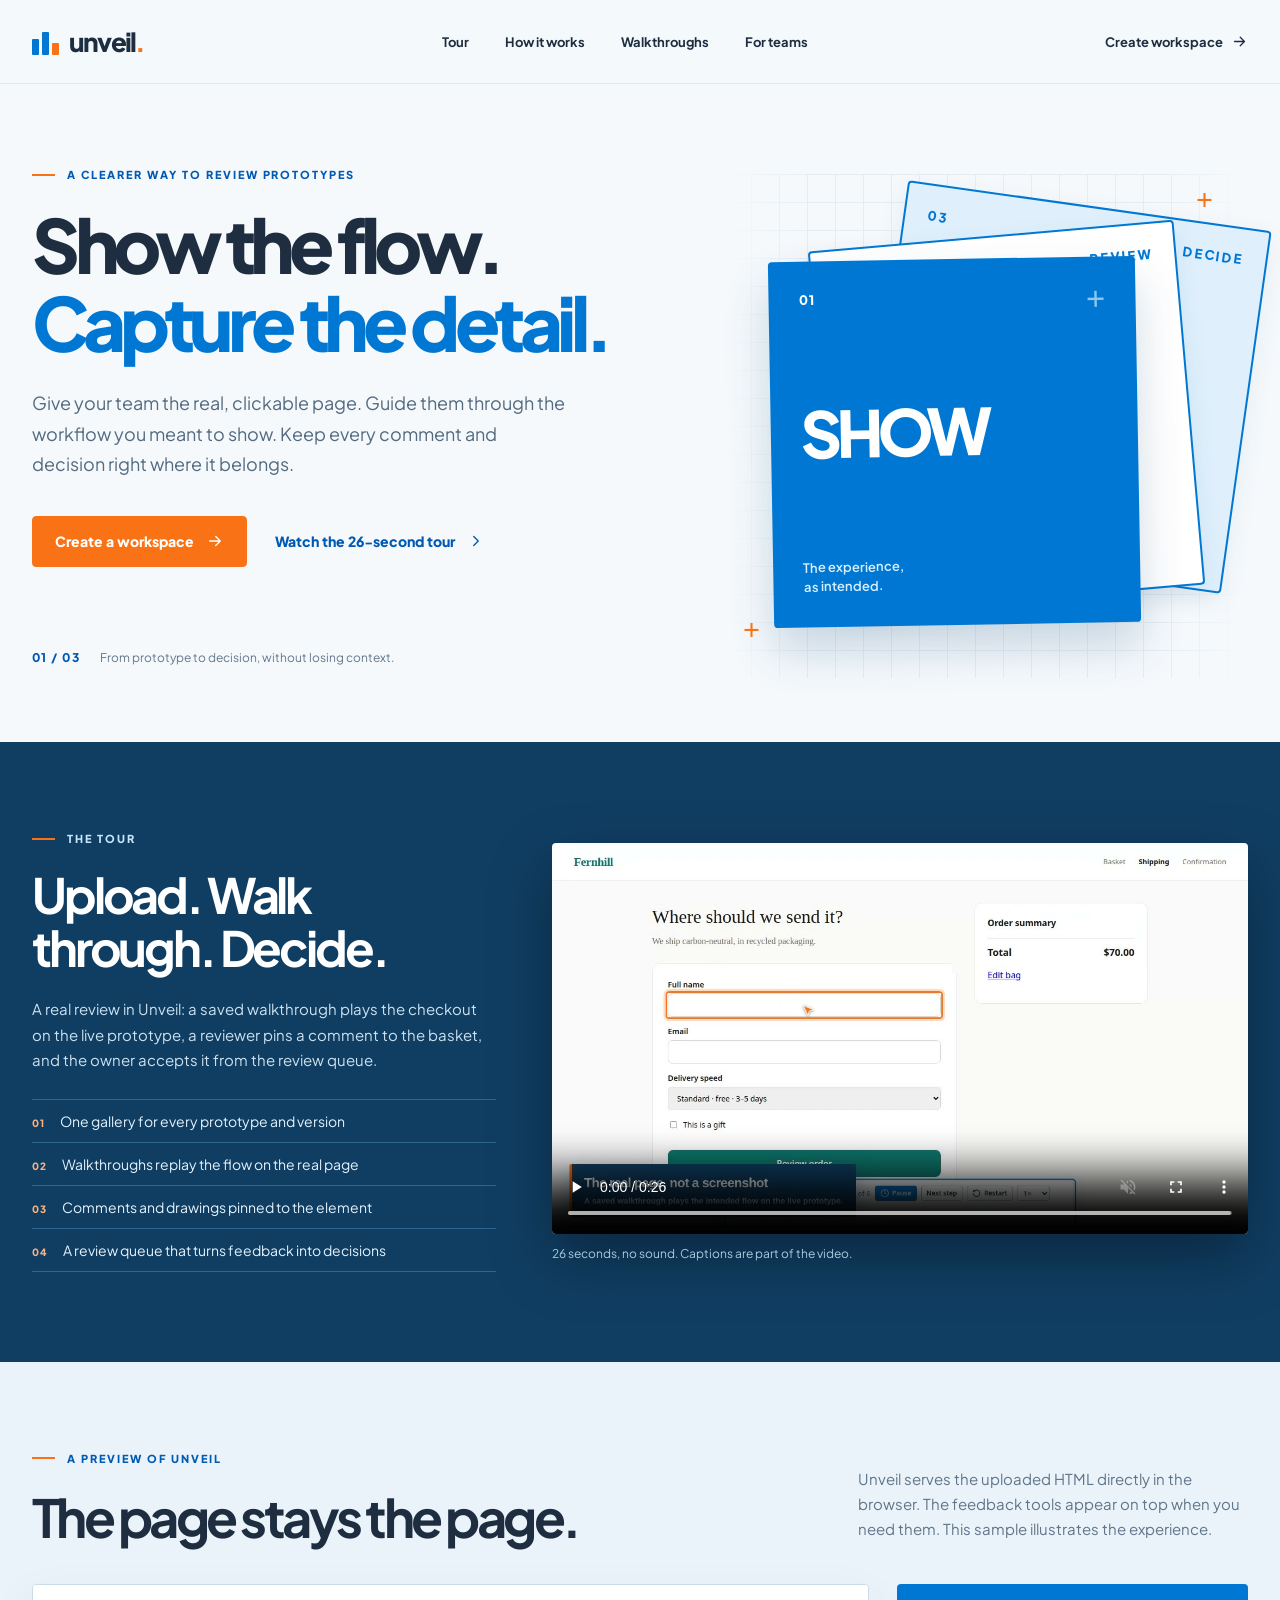
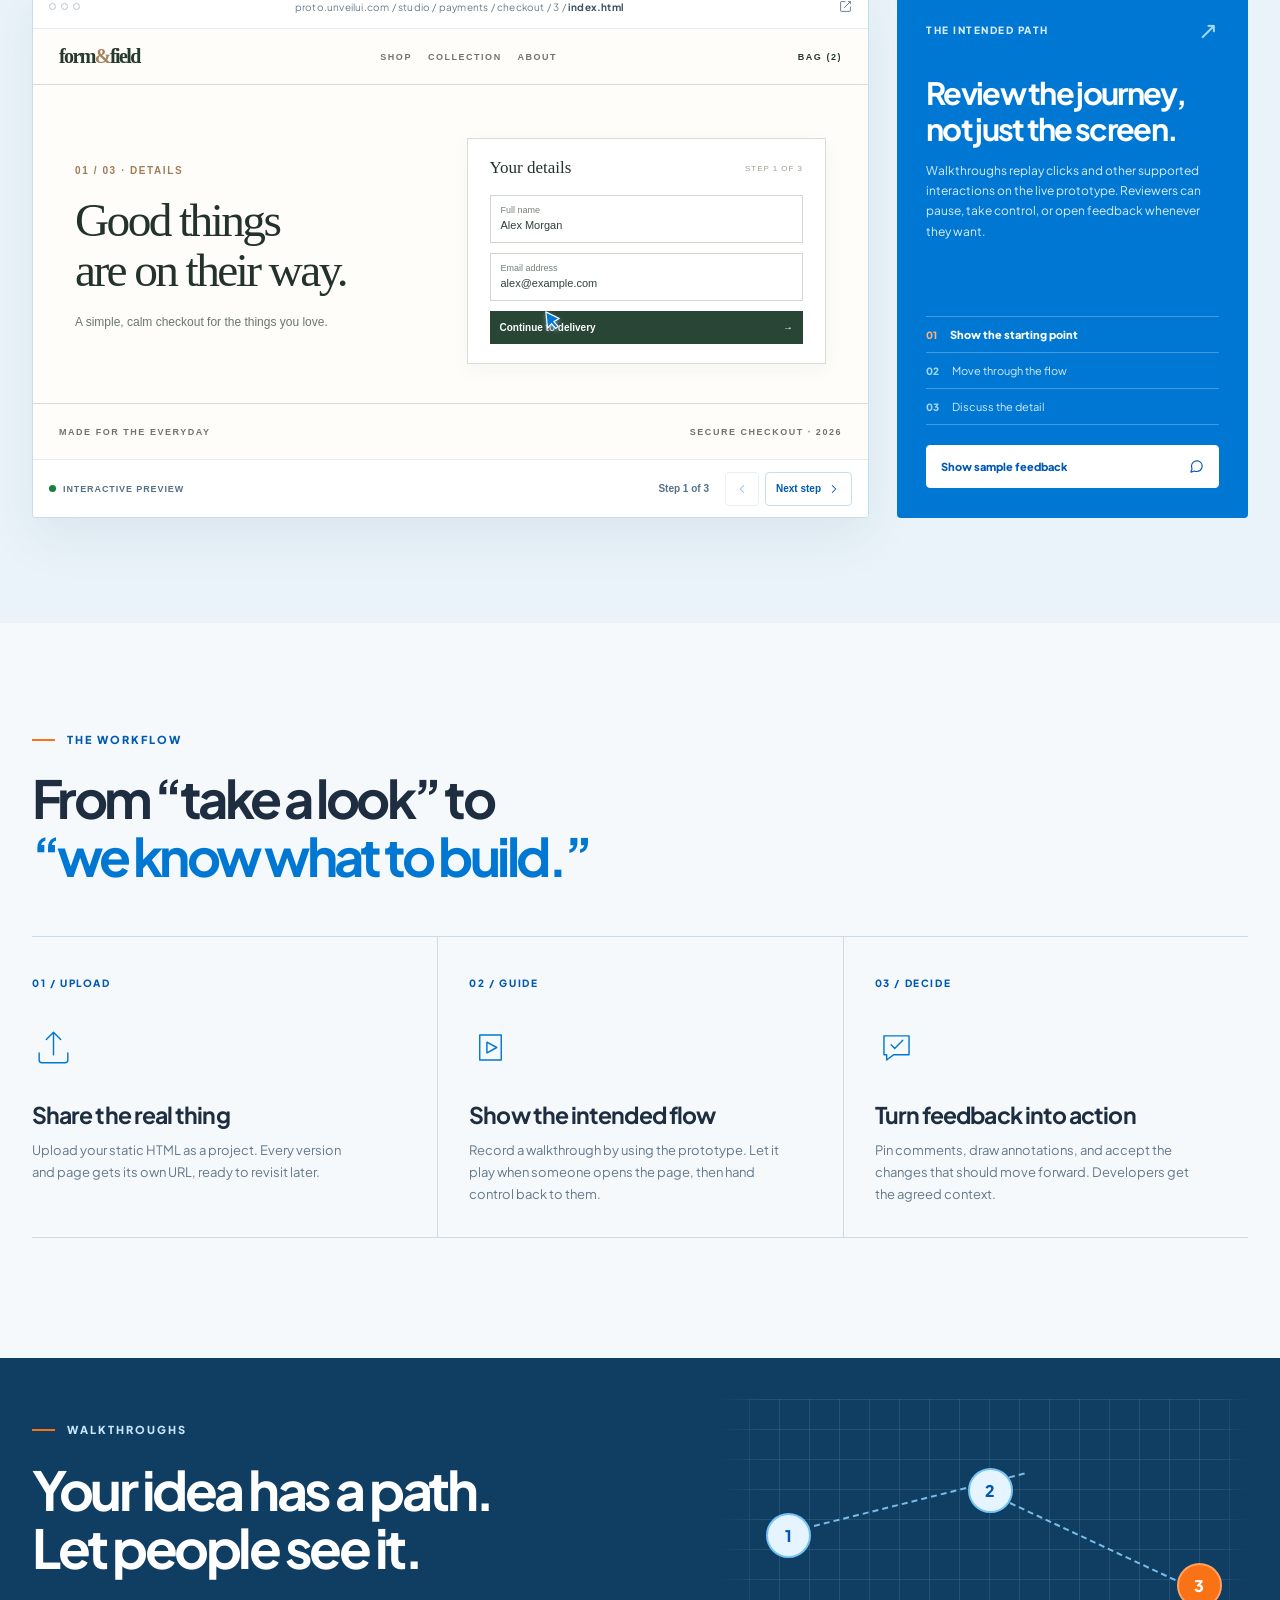
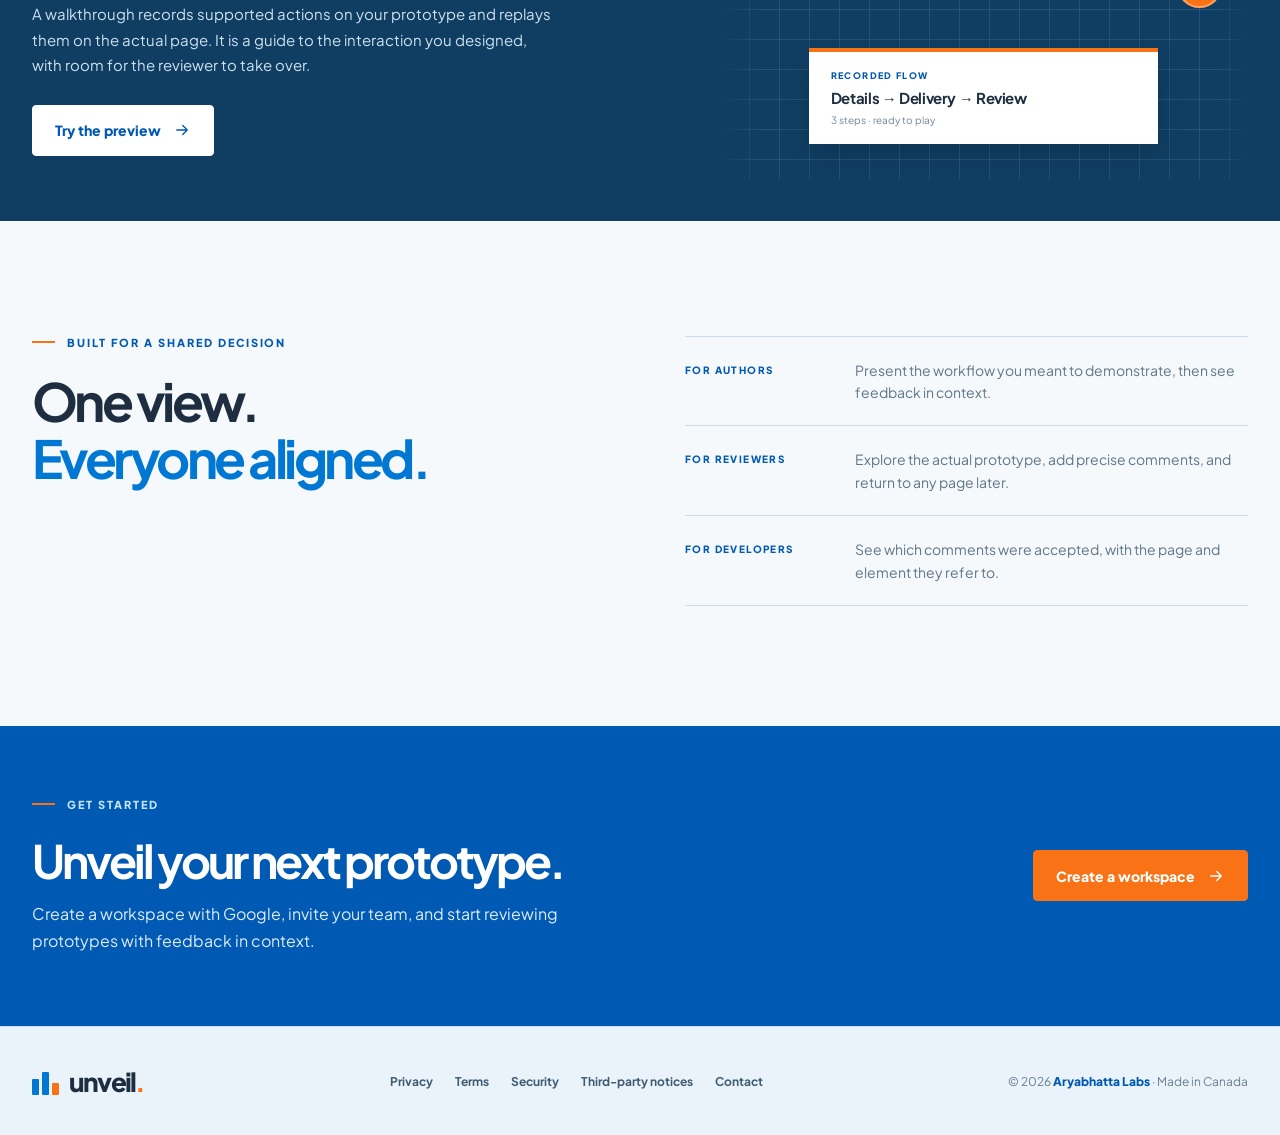
<file: public/index.html>
<!doctype html>
<html lang="en">
<head>
  <meta charset="utf-8">
  <meta name="viewport" content="width=device-width, initial-scale=1">
  <meta name="theme-color" content="#f5f9fc">
  <meta name="description" content="Unveil gives interactive UI prototypes a place for precise feedback, guided walkthroughs, and clear decisions.">
  <title>Unveil — show the flow, capture the detail</title>
  <link rel="canonical" href="https://www.unveilui.com/">
  <meta property="og:type" content="website">
  <meta property="og:title" content="Unveil — show the flow, capture the detail">
  <meta property="og:description" content="Share the real, clickable prototype. Replay the intended flow. Pin feedback to the exact element and decide what moves forward.">
  <meta property="og:url" content="https://www.unveilui.com/">
  <meta property="og:image" content="https://www.unveilui.com/assets/unveil-launch-poster.jpg">
  <meta property="og:video" content="https://www.unveilui.com/assets/unveil-launch.mp4">
  <link rel="stylesheet" href="styles.css">
  <script src="site.js" defer></script>
</head>
<body>
  <a class="skip-link" href="#main">Skip to content</a>
  <header class="site-header">
    <div class="shell header-inner">
      <a class="brand" href="#top" aria-label="Unveil home">
        <span class="brand-mark" aria-hidden="true"><span></span><span></span><span></span></span>
        <span>unveil<span class="brand-dot">.</span></span>
      </a>
      <nav class="site-nav" aria-label="Main navigation">
        <a href="#tour">Tour</a>
        <a href="#how-it-works">How it works</a>
        <a href="#walkthroughs">Walkthroughs</a>
        <a href="#for-teams">For teams</a>
      </nav>
      <a class="header-link" href="https://app.unveilui.com/signup">Create workspace <svg viewBox="0 0 24 24" aria-hidden="true"><path d="M5 12h14m-6-6 6 6-6 6"/></svg></a>
    </div>
  </header>

  <main id="main">
    <section class="hero shell" id="top" aria-labelledby="hero-title">
      <div class="hero-copy">
        <p class="eyebrow"><span class="eyebrow-line"></span> A clearer way to review prototypes</p>
        <h1 id="hero-title">Show the flow.<br><span>Capture the detail.</span></h1>
        <p class="hero-lede">Give your team the real, clickable page. Guide them through the workflow you meant to show. Keep every comment and decision right where it belongs.</p>
        <div class="hero-actions">
          <a class="button button-primary" href="https://app.unveilui.com/signup">Create a workspace <svg viewBox="0 0 24 24" aria-hidden="true"><path d="M5 12h14m-6-6 6 6-6 6"/></svg></a>
          <a class="button button-text" href="#tour">Watch the 26-second tour <svg viewBox="0 0 24 24" aria-hidden="true"><path d="m9 18 6-6-6-6"/></svg></a>
        </div>
        <div class="hero-footnote"><span class="footnote-mark" aria-hidden="true">01 / 03</span><span>From prototype to decision, without losing context.</span></div>
      </div>
      <div class="hero-visual" aria-hidden="true">
        <div class="visual-grid"></div>
        <div class="outline-card outline-back"><span>03</span><span>DECIDE</span></div>
        <div class="outline-card outline-mid"><span>02</span><span>REVIEW</span></div>
        <div class="outline-card outline-front">
          <span class="outline-top"><span>01</span><span class="little-plus">+</span></span>
          <span class="outline-word">SHOW</span>
          <span class="outline-bottom">The experience,<br>as intended.</span>
        </div>
        <div class="visual-cross visual-cross-one">+</div><div class="visual-cross visual-cross-two">+</div>
      </div>
    </section>

    <section class="tour-section" id="tour" aria-labelledby="tour-title">
      <div class="shell tour-inner">
        <div class="tour-copy">
          <p class="eyebrow light"><span class="eyebrow-line"></span> The tour</p>
          <h2 id="tour-title">Upload. Walk through. Decide.</h2>
          <p>A real review in Unveil: a saved walkthrough plays the checkout on the live prototype, a reviewer pins a comment to the basket, and the owner accepts it from the review queue.</p>
          <ul class="tour-points">
            <li><span>01</span> One gallery for every prototype and version</li>
            <li><span>02</span> Walkthroughs replay the flow on the real page</li>
            <li><span>03</span> Comments and drawings pinned to the element</li>
            <li><span>04</span> A review queue that turns feedback into decisions</li>
          </ul>
        </div>
        <figure class="tour-video">
          <video controls muted playsinline preload="metadata" poster="assets/unveil-launch-poster.jpg" aria-describedby="tour-caption">
            <source src="assets/unveil-launch.webm" type="video/webm">
            <source src="assets/unveil-launch.mp4" type="video/mp4">
            <a href="assets/unveil-launch.mp4">Download the Unveil tour (MP4, 26 seconds)</a>
          </video>
          <figcaption id="tour-caption">26 seconds, no sound. Captions are part of the video.</figcaption>
        </figure>
      </div>
    </section>

    <section class="preview-section" id="preview" aria-labelledby="preview-title">
      <div class="shell preview-heading">
        <div><p class="eyebrow"><span class="eyebrow-line"></span> A preview of Unveil</p><h2 id="preview-title">The page stays the page.</h2></div>
        <p>Unveil serves the uploaded HTML directly in the browser. The feedback tools appear on top when you need them. This sample illustrates the experience.</p>
      </div>
      <div class="shell preview-layout">
        <div class="preview-browser" aria-label="Interactive illustration of a reviewed prototype">
          <div class="browser-bar"><div class="browser-dots" aria-hidden="true"><i></i><i></i><i></i></div><span class="browser-url">proto.unveilui.com / studio / payments / checkout / 3 / <strong id="preview-path">index.html</strong></span><svg viewBox="0 0 24 24" aria-hidden="true"><path d="M17 3h4v4M10 14 21 3M21 13v7a1 1 0 0 1-1 1H4a1 1 0 0 1-1-1V4a1 1 0 0 1 1-1h7"/></svg></div>
          <div class="prototype" id="prototype">
            <div class="prototype-top"><div class="fake-logo">form<span>&amp;</span>field</div><span>SHOP&nbsp;&nbsp;&nbsp; COLLECTION&nbsp;&nbsp;&nbsp; ABOUT</span><span class="fake-cart">BAG (2)</span></div>
            <div class="prototype-content">
              <div class="prototype-intro"><span class="prototype-step" id="prototype-step">01 / 03 · DETAILS</span><h3 id="prototype-title">Good things<br>are on their way.</h3><p id="prototype-description">A simple, calm checkout for the things you love.</p></div>
              <div class="prototype-form">
                <div class="form-top"><span id="form-label">Your details</span><span id="form-count">STEP 1 OF 3</span></div>
                <div class="fake-field"><small id="field-one-label">Full name</small><span id="field-one-value">Alex Morgan</span></div>
                <div class="fake-field"><small id="field-two-label">Email address</small><span id="field-two-value">alex@example.com</span></div>
                <div class="fake-next" id="fake-next">Continue to delivery <span>→</span></div>
              </div>
            </div>
            <div class="prototype-bottom"><span>MADE FOR THE EVERYDAY</span><span>SECURE CHECKOUT · 2026</span></div>
            <div class="preview-pin" id="preview-pin" aria-label="Sample feedback pin">1</div>
            <div class="sample-comment" id="sample-comment"><span class="comment-label">Feedback · 1 comment</span><strong>Could we make the next step clearer?</strong><p>“Continue to delivery” gives this action a helpful destination.</p><span class="comment-author">Priya · Accepted</span></div>
            <div class="play-cursor" id="play-cursor" aria-hidden="true"><svg viewBox="0 0 24 24"><path d="m4 3 1.8 17 4.1-4.7 4.4 5 2.5-2.2-4.4-5L18 10 4 3Z"/></svg></div>
          </div>
          <div class="preview-toolbar"><span class="live-label"><span></span> INTERACTIVE PREVIEW</span><span class="preview-progress" id="preview-progress" aria-live="polite">Step 1 of 3</span><div class="preview-controls"><button type="button" class="icon-button" id="prev-step" aria-label="Previous walkthrough step" disabled><svg viewBox="0 0 24 24" aria-hidden="true"><path d="m15 18-6-6 6-6"/></svg></button><button type="button" class="control-button" id="next-step">Next step <svg viewBox="0 0 24 24" aria-hidden="true"><path d="m9 18 6-6-6-6"/></svg></button></div></div>
        </div>
        <div class="preview-aside">
          <span class="aside-index">THE INTENDED PATH <span>↗</span></span>
          <h3>Review the journey, not just the screen.</h3>
          <p>Walkthroughs replay clicks and other supported interactions on the live prototype. Reviewers can pause, take control, or open feedback whenever they want.</p>
          <ol class="step-list" id="step-list"><li class="current"><span>01</span> Show the starting point</li><li><span>02</span> Move through the flow</li><li><span>03</span> Discuss the detail</li></ol>
          <button class="aside-action" id="toggle-comment" type="button" aria-pressed="false">Show sample feedback <svg viewBox="0 0 24 24" aria-hidden="true"><path d="M21 11.5a8.4 8.4 0 0 1-.9 3.8 8.5 8.5 0 0 1-7.6 4.7 8.4 8.4 0 0 1-3.8-.9L3 21l1.9-5.7a8.4 8.4 0 0 1-.9-3.8A8.5 8.5 0 0 1 12.5 3H13a8.5 8.5 0 0 1 8 8v.5Z"/></svg></button>
        </div>
      </div>
    </section>

    <section class="process-section shell" id="how-it-works" aria-labelledby="process-title">
      <div class="section-head"><p class="eyebrow"><span class="eyebrow-line"></span> The workflow</p><h2 id="process-title">From “take a look” to<br><span>“we know what to build.”</span></h2></div>
      <div class="process-grid">
        <article class="process-card"><span class="card-number">01 / UPLOAD</span><svg viewBox="0 0 48 48" aria-hidden="true"><path d="M24 32V7m-8 8 8-8 8 8M8 30v8a3 3 0 0 0 3 3h26a3 3 0 0 0 3-3v-8"/></svg><h3>Share the real thing</h3><p>Upload your static HTML as a project. Every version and page gets its own URL, ready to revisit later.</p></article>
        <article class="process-card"><span class="card-number">02 / GUIDE</span><svg viewBox="0 0 48 48" aria-hidden="true"><path d="M12 10h24v28H12zM20 18l11 6-11 6V18Z"/></svg><h3>Show the intended flow</h3><p>Record a walkthrough by using the prototype. Let it play when someone opens the page, then hand control back to them.</p></article>
        <article class="process-card"><span class="card-number">03 / DECIDE</span><svg viewBox="0 0 48 48" aria-hidden="true"><path d="M10 11h28v21H21l-8 6v-6h-3V11ZM18 21l4 4 9-9"/></svg><h3>Turn feedback into action</h3><p>Pin comments, draw annotations, and accept the changes that should move forward. Developers get the agreed context.</p></article>
      </div>
    </section>

    <section class="walkthrough-section" id="walkthroughs" aria-labelledby="walkthrough-title"><div class="shell walkthrough-inner"><div class="walkthrough-copy"><p class="eyebrow light"><span class="eyebrow-line"></span> Walkthroughs</p><h2 id="walkthrough-title">Your idea has a path.<br>Let people see it.</h2><p>A walkthrough records supported actions on your prototype and replays them on the actual page. It is a guide to the interaction you designed, with room for the reviewer to take over.</p><a class="button button-light" href="#preview">Try the preview <svg viewBox="0 0 24 24" aria-hidden="true"><path d="M5 12h14m-6-6 6 6-6 6"/></svg></a></div><div class="walkthrough-art" aria-hidden="true"><div class="art-path"><span class="path-point a">1</span><span class="path-line one"></span><span class="path-point b">2</span><span class="path-line two"></span><span class="path-point c">3</span></div><div class="art-caption"><span>RECORDED FLOW</span><strong>Details → Delivery → Review</strong><small>3 steps · ready to play</small></div></div></div></section>

    <section class="teams-section shell" id="for-teams" aria-labelledby="teams-title"><div class="teams-intro"><p class="eyebrow"><span class="eyebrow-line"></span> Built for a shared decision</p><h2 id="teams-title">One view.<br><span>Everyone aligned.</span></h2></div><div class="teams-list"><div><span>FOR AUTHORS</span><p>Present the workflow you meant to demonstrate, then see feedback in context.</p></div><div><span>FOR REVIEWERS</span><p>Explore the actual prototype, add precise comments, and return to any page later.</p></div><div><span>FOR DEVELOPERS</span><p>See which comments were accepted, with the page and element they refer to.</p></div></div></section>

    <section class="cta-section" aria-labelledby="cta-title">
      <div class="shell cta-inner">
        <div>
          <p class="eyebrow light"><span class="eyebrow-line"></span> Get started</p>
          <h2 id="cta-title">Unveil your next prototype.</h2>
          <p>Create a workspace with Google, invite your team, and start reviewing prototypes with feedback in context.</p>
        </div>
        <a class="button button-primary" href="https://app.unveilui.com/signup">Create a workspace <svg viewBox="0 0 24 24" aria-hidden="true"><path d="M5 12h14m-6-6 6 6-6 6"/></svg></a>
      </div>
    </section>
  </main>

  <footer class="footer">
    <div class="shell footer-inner">
      <a class="brand" href="#top" aria-label="Unveil home"><span class="brand-mark" aria-hidden="true"><span></span><span></span><span></span></span><span>unveil<span class="brand-dot">.</span></span></a>
      <nav class="footer-links" aria-label="Legal and support">
        <a href="privacy.html">Privacy</a>
        <a href="terms.html">Terms</a>
        <a href="security.html">Security</a>
        <a href="third-party-notices.html">Third-party notices</a>
        <a href="contact/">Contact</a>
      </nav>
      <p>© 2026 <a href="https://aryabhatta.ca">Aryabhatta Labs</a> · Made in Canada</p>
    </div>
  </footer>
</body>
</html>
</file>
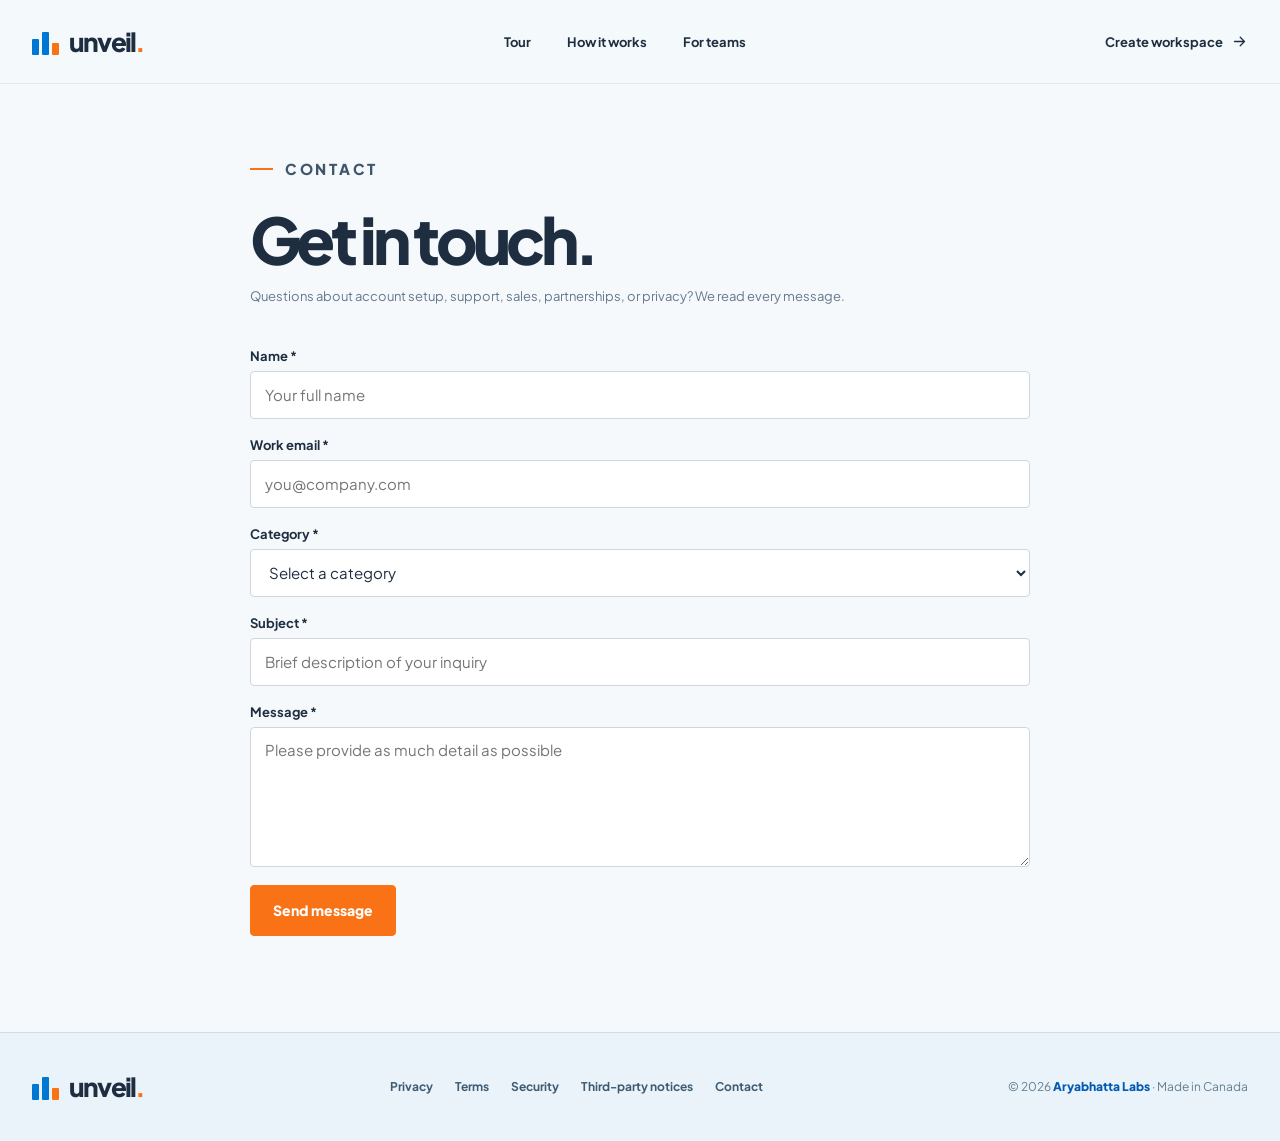
<file: public/contact/index.html>
<!doctype html>
<html lang="en">
<head>
  <meta charset="utf-8">
  <meta name="viewport" content="width=device-width, initial-scale=1">
  <meta name="theme-color" content="#f5f9fc">
  <meta name="description" content="Contact the Unveil team about account setup, support, sales, privacy and security.">
  <title>Contact — Unveil</title>
  <link rel="canonical" href="https://www.unveilui.com/contact/">
  <link rel="stylesheet" href="../styles.css">
</head>
<body>
  <a class="skip-link" href="#main">Skip to content</a>
  <header class="site-header">
    <div class="shell header-inner">
      <a class="brand" href="../" aria-label="Unveil home"><span class="brand-mark" aria-hidden="true"><span></span><span></span><span></span></span><span>unveil<span class="brand-dot">.</span></span></a>
      <nav class="site-nav" aria-label="Main navigation">
        <a href="../#tour">Tour</a>
        <a href="../#how-it-works">How it works</a>
        <a href="../#for-teams">For teams</a>
      </nav>
      <a class="header-link" href="https://app.unveilui.com/signup">Create workspace <svg viewBox="0 0 24 24" aria-hidden="true"><path d="M5 12h14m-6-6 6 6-6 6"/></svg></a>
    </div>
  </header>
  <main id="main" class="legal">
    <div class="shell legal-inner">

      <p class="eyebrow"><span class="eyebrow-line"></span> Contact</p>
      <h1>Get in touch.</h1>
      <p class="updated">Questions about account setup, support, sales, partnerships, or privacy? We read every message.</p>

      <form id="contactForm" class="contact-form" method="POST" action="https://formspree.io/f/xwvkblrq">
        <input type="hidden" name="product" value="Unveil">
        <div class="form-field">
          <label for="name">Name <span aria-hidden="true">*</span></label>
          <input type="text" id="name" name="name" required autocomplete="name" placeholder="Your full name">
        </div>
        <div class="form-field">
          <label for="email">Work email <span aria-hidden="true">*</span></label>
          <input type="email" id="email" name="email" required autocomplete="email" placeholder="you@company.com">
        </div>
        <div class="form-field">
          <label for="category">Category <span aria-hidden="true">*</span></label>
          <select id="category" name="category" required>
            <option value="">Select a category</option>
            <option value="access">Account setup</option>
            <option value="help">Support / Help</option>
            <option value="sales">Sales Inquiry</option>
            <option value="partnership">Partnership</option>
            <option value="privacy">Privacy Concern</option>
            <option value="security">Security Issue</option>
            <option value="other">Other</option>
          </select>
        </div>
        <div class="form-field">
          <label for="subject">Subject <span aria-hidden="true">*</span></label>
          <input type="text" id="subject" name="subject" required placeholder="Brief description of your inquiry">
        </div>
        <div class="form-field">
          <label for="message">Message <span aria-hidden="true">*</span></label>
          <textarea id="message" name="message" required rows="6" placeholder="Please provide as much detail as possible"></textarea>
        </div>
        <button type="submit" class="button button-primary">Send message</button>
      </form>

      <div id="successMessage" hidden role="status">
        <div class="form-feedback form-feedback--success"><strong>Message sent!</strong> We'll get back to you within one business day.</div>
      </div>
      <div id="errorMessage" hidden role="alert">
        <div class="form-feedback form-feedback--error"><strong>Something went wrong.</strong> Please try again or email us at <a href="mailto:support@aryabhatta.ca">support@aryabhatta.ca</a>.</div>
      </div>
      <script src="contact.js" defer></script>

    </div>
  </main>
  <footer class="footer">
    <div class="shell footer-inner">
      <a class="brand" href="../" aria-label="Unveil home"><span class="brand-mark" aria-hidden="true"><span></span><span></span><span></span></span><span>unveil<span class="brand-dot">.</span></span></a>
      <nav class="footer-links" aria-label="Legal and support">
        <a href="../privacy.html">Privacy</a>
        <a href="../terms.html">Terms</a>
        <a href="../security.html">Security</a>
        <a href="../third-party-notices.html">Third-party notices</a>
        <a href="../contact/">Contact</a>
      </nav>
      <p>© 2026 <a href="https://aryabhatta.ca">Aryabhatta Labs</a> · Made in Canada</p>
    </div>
  </footer>
</body>
</html>
</file>
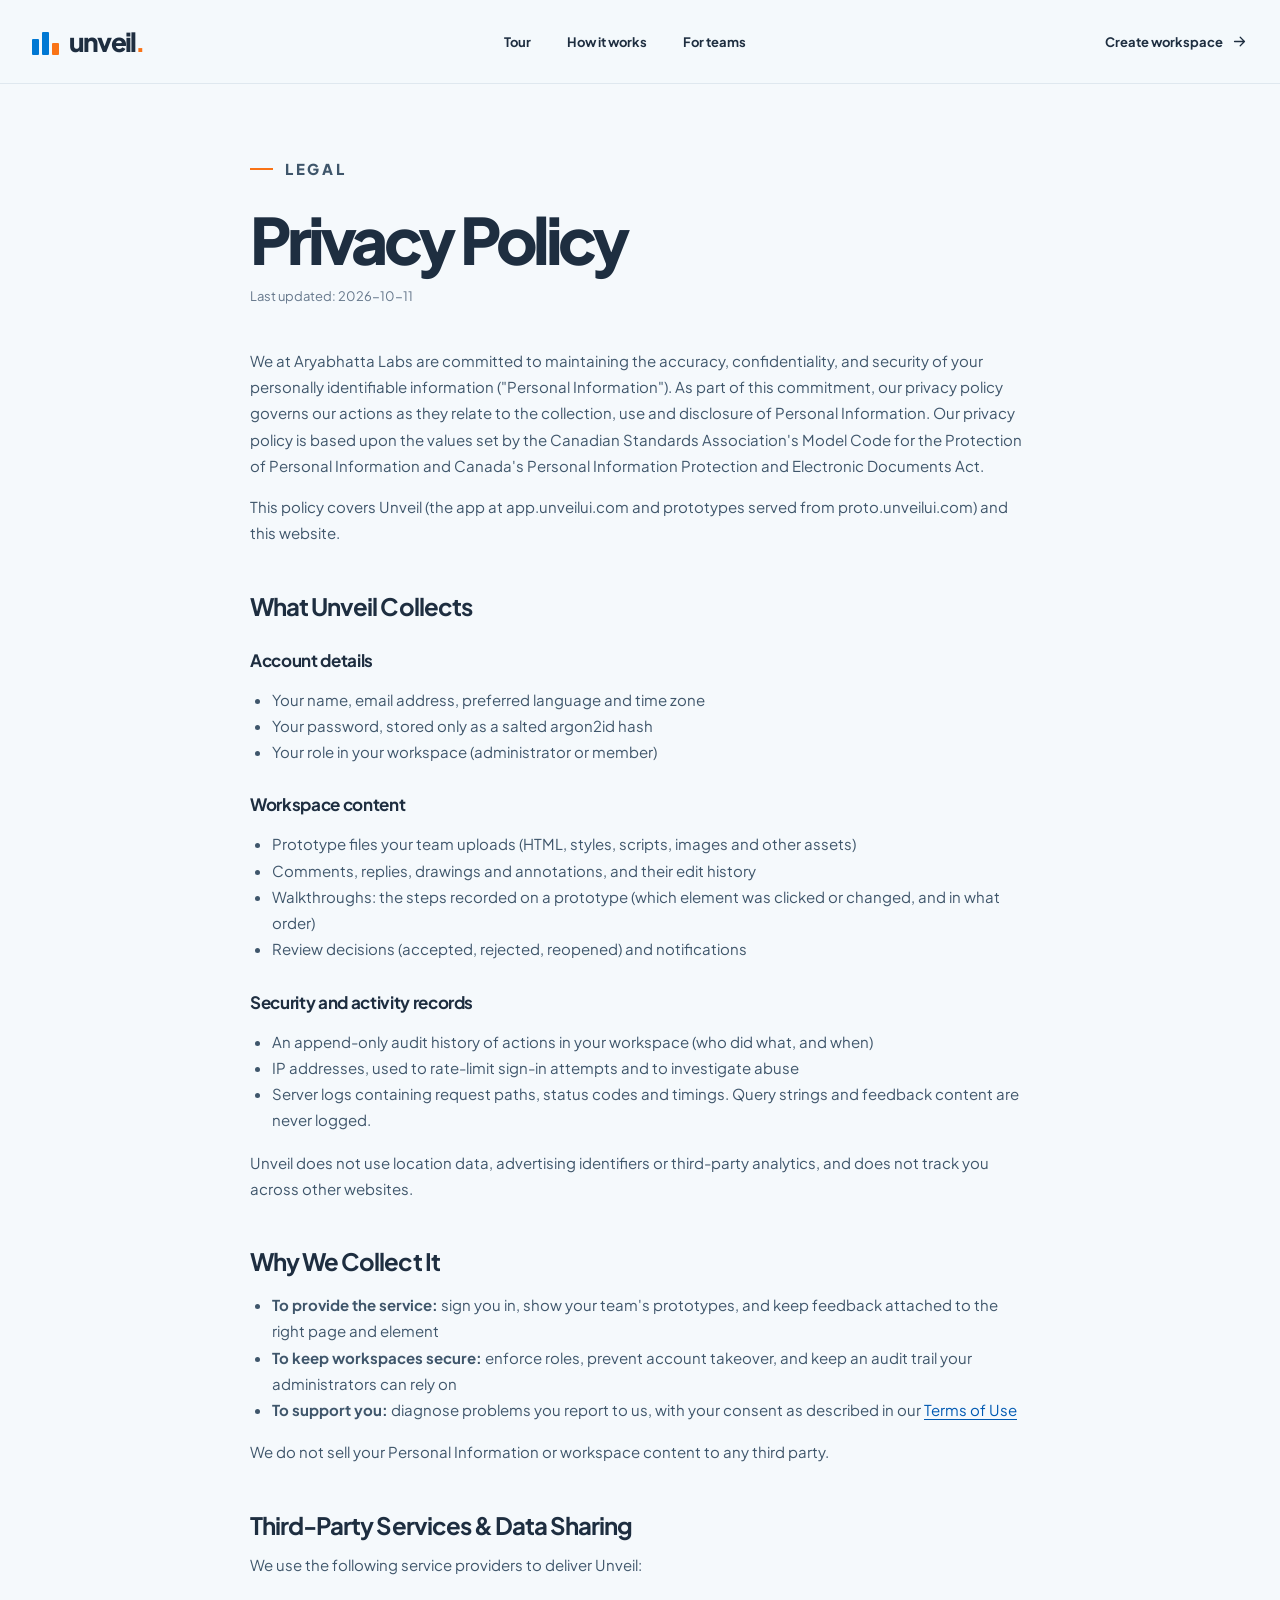
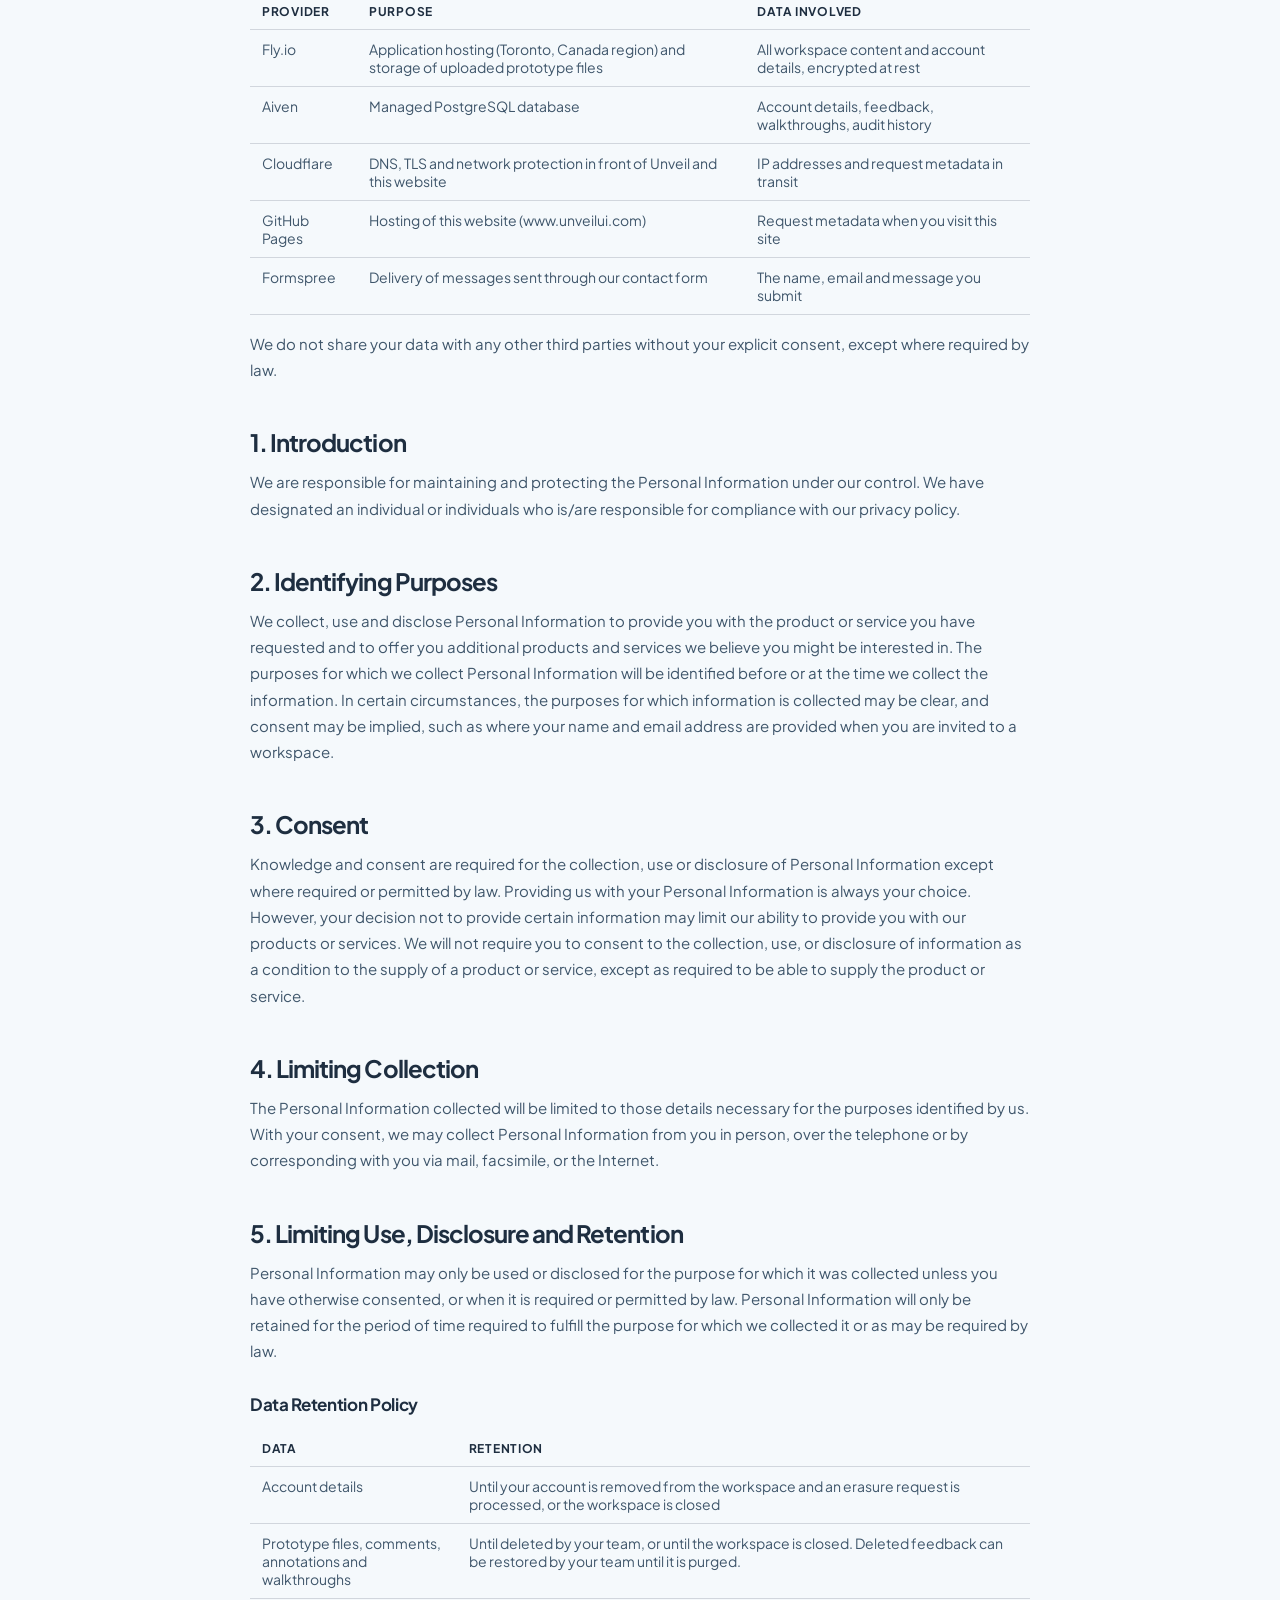
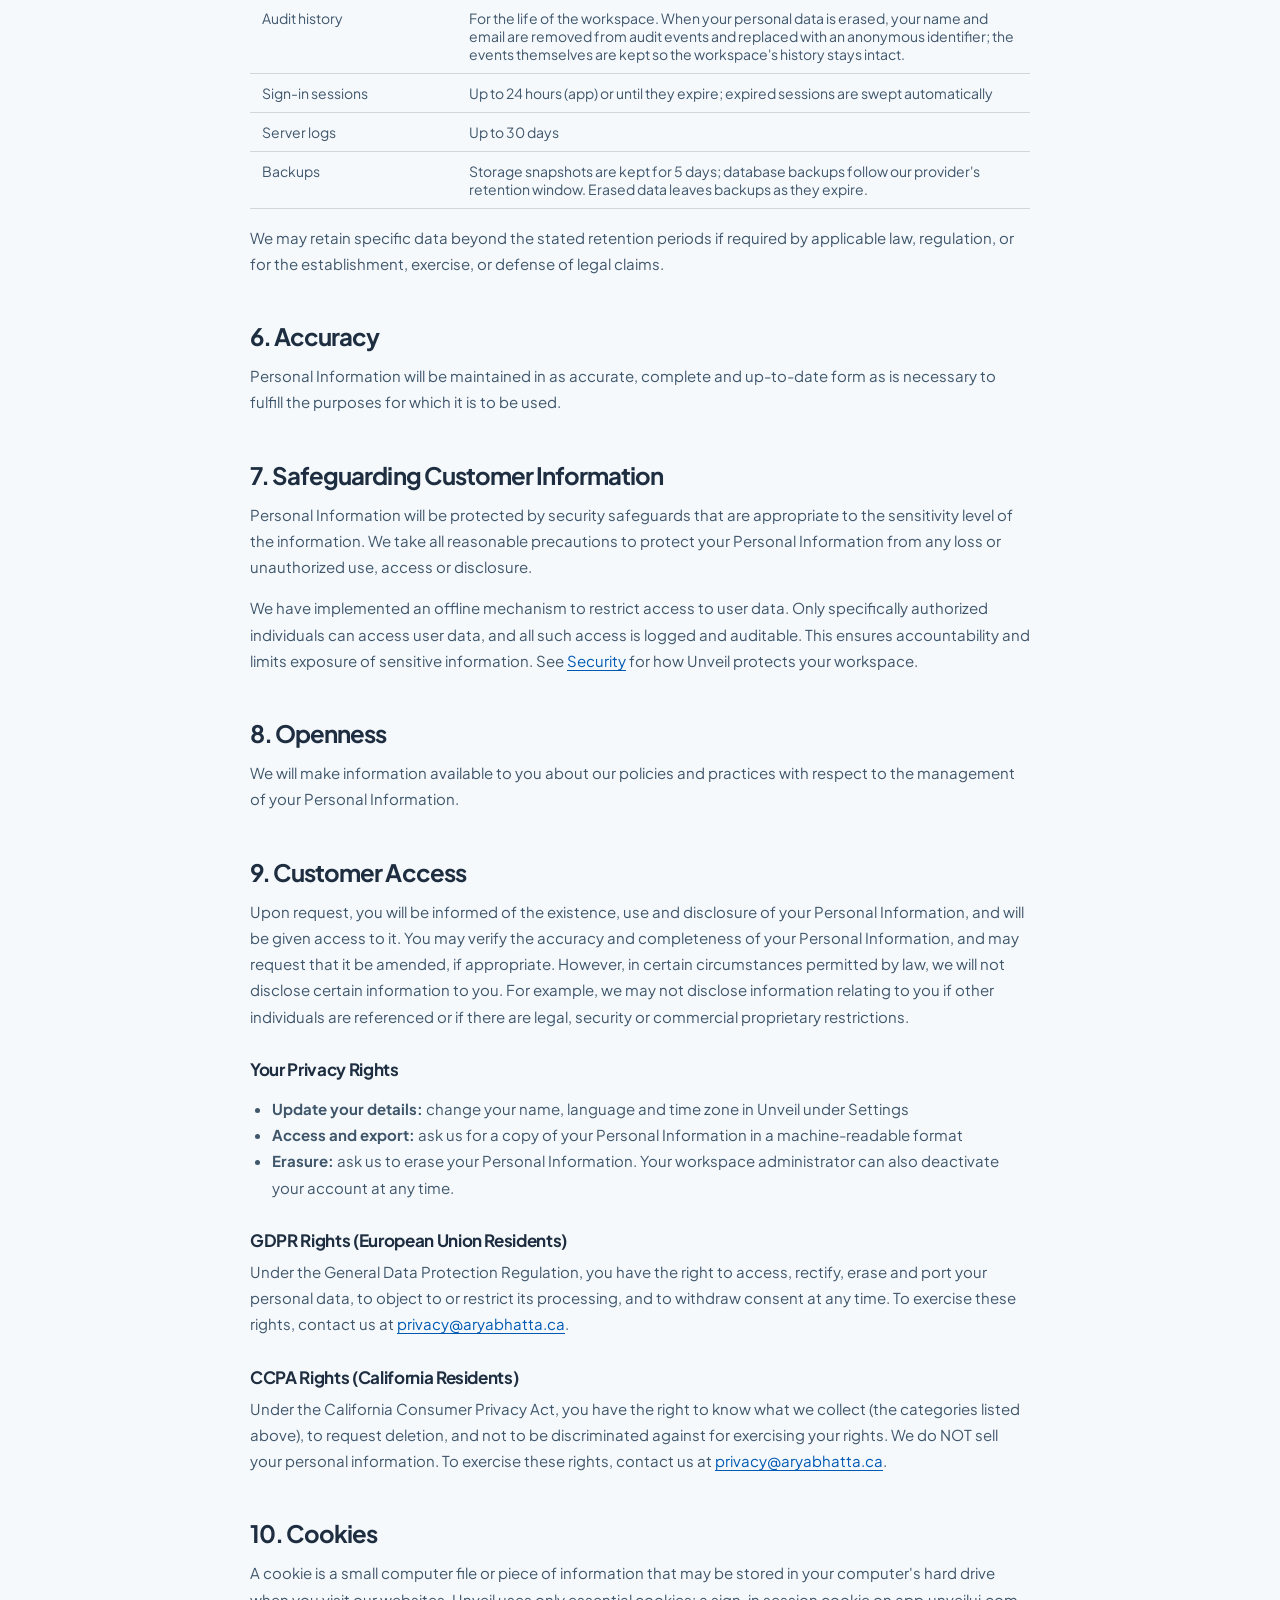
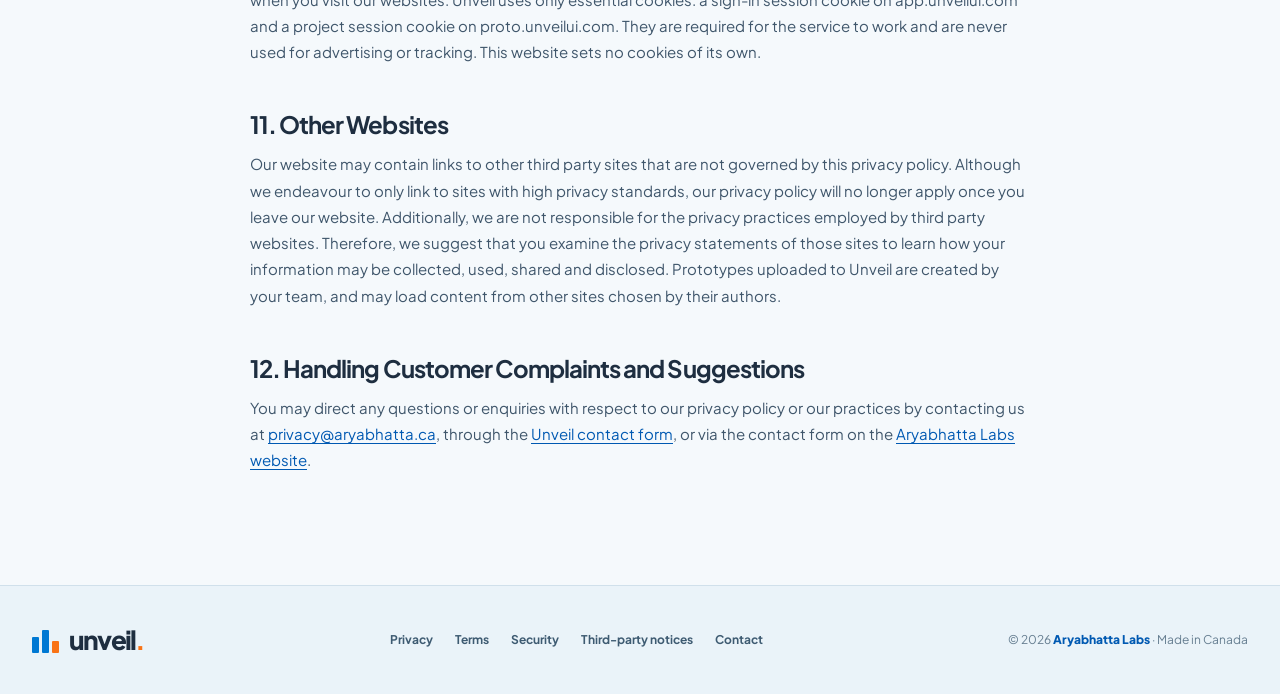
<file: public/privacy.html>
<!doctype html>
<html lang="en">
<head>
  <meta charset="utf-8">
  <meta name="viewport" content="width=device-width, initial-scale=1">
  <meta name="theme-color" content="#f5f9fc">
  <meta name="description" content="How Aryabhatta Labs collects, uses and protects personal information in Unveil.">
  <title>Privacy Policy — Unveil</title>
  <link rel="canonical" href="https://www.unveilui.com/privacy.html">
  <link rel="stylesheet" href="styles.css">
</head>
<body>
  <a class="skip-link" href="#main">Skip to content</a>
  <header class="site-header">
    <div class="shell header-inner">
      <a class="brand" href="./" aria-label="Unveil home"><span class="brand-mark" aria-hidden="true"><span></span><span></span><span></span></span><span>unveil<span class="brand-dot">.</span></span></a>
      <nav class="site-nav" aria-label="Main navigation">
        <a href="#tour">Tour</a>
        <a href="#how-it-works">How it works</a>
        <a href="#for-teams">For teams</a>
      </nav>
      <a class="header-link" href="https://app.unveilui.com/signup">Create workspace <svg viewBox="0 0 24 24" aria-hidden="true"><path d="M5 12h14m-6-6 6 6-6 6"/></svg></a>
    </div>
  </header>
  <main id="main" class="legal">
    <div class="shell legal-inner">

      <p class="eyebrow"><span class="eyebrow-line"></span> Legal</p>
      <h1>Privacy Policy</h1>
      <p class="updated">Last updated: 2026-10-11</p>

      <p>We at Aryabhatta Labs are committed to maintaining the accuracy, confidentiality, and security of your personally identifiable information ("Personal Information"). As part of this commitment, our privacy policy governs our actions as they relate to the collection, use and disclosure of Personal Information. Our privacy policy is based upon the values set by the Canadian Standards Association's Model Code for the Protection of Personal Information and Canada's Personal Information Protection and Electronic Documents Act.</p>
      <p>This policy covers Unveil (the app at app.unveilui.com and prototypes served from proto.unveilui.com) and this website.</p>

      <h2>What Unveil Collects</h2>
      <h3>Account details</h3>
      <ul>
        <li>Your name, email address, preferred language and time zone</li>
        <li>Your password, stored only as a salted argon2id hash</li>
        <li>Your role in your workspace (administrator or member)</li>
      </ul>
      <h3>Workspace content</h3>
      <ul>
        <li>Prototype files your team uploads (HTML, styles, scripts, images and other assets)</li>
        <li>Comments, replies, drawings and annotations, and their edit history</li>
        <li>Walkthroughs: the steps recorded on a prototype (which element was clicked or changed, and in what order)</li>
        <li>Review decisions (accepted, rejected, reopened) and notifications</li>
      </ul>
      <h3>Security and activity records</h3>
      <ul>
        <li>An append-only audit history of actions in your workspace (who did what, and when)</li>
        <li>IP addresses, used to rate-limit sign-in attempts and to investigate abuse</li>
        <li>Server logs containing request paths, status codes and timings. Query strings and feedback content are never logged.</li>
      </ul>
      <p>Unveil does not use location data, advertising identifiers or third-party analytics, and does not track you across other websites.</p>

      <h2>Why We Collect It</h2>
      <ul>
        <li><strong>To provide the service:</strong> sign you in, show your team's prototypes, and keep feedback attached to the right page and element</li>
        <li><strong>To keep workspaces secure:</strong> enforce roles, prevent account takeover, and keep an audit trail your administrators can rely on</li>
        <li><strong>To support you:</strong> diagnose problems you report to us, with your consent as described in our <a href="terms.html">Terms of Use</a></li>
      </ul>
      <p>We do not sell your Personal Information or workspace content to any third party.</p>

      <h2>Third-Party Services &amp; Data Sharing</h2>
      <p>We use the following service providers to deliver Unveil:</p>
      <table>
        <thead><tr><th>Provider</th><th>Purpose</th><th>Data involved</th></tr></thead>
        <tbody>
          <tr><td>Fly.io</td><td>Application hosting (Toronto, Canada region) and storage of uploaded prototype files</td><td>All workspace content and account details, encrypted at rest</td></tr>
          <tr><td>Aiven</td><td>Managed PostgreSQL database</td><td>Account details, feedback, walkthroughs, audit history</td></tr>
          <tr><td>Cloudflare</td><td>DNS, TLS and network protection in front of Unveil and this website</td><td>IP addresses and request metadata in transit</td></tr>
          <tr><td>GitHub Pages</td><td>Hosting of this website (www.unveilui.com)</td><td>Request metadata when you visit this site</td></tr>
          <tr><td>Formspree</td><td>Delivery of messages sent through our contact form</td><td>The name, email and message you submit</td></tr>
        </tbody>
      </table>
      <p>We do not share your data with any other third parties without your explicit consent, except where required by law.</p>

      <h2>1. Introduction</h2>
      <p>We are responsible for maintaining and protecting the Personal Information under our control. We have designated an individual or individuals who is/are responsible for compliance with our privacy policy.</p>
      <h2>2. Identifying Purposes</h2>
      <p>We collect, use and disclose Personal Information to provide you with the product or service you have requested and to offer you additional products and services we believe you might be interested in. The purposes for which we collect Personal Information will be identified before or at the time we collect the information. In certain circumstances, the purposes for which information is collected may be clear, and consent may be implied, such as where your name and email address are provided when you are invited to a workspace.</p>
      <h2>3. Consent</h2>
      <p>Knowledge and consent are required for the collection, use or disclosure of Personal Information except where required or permitted by law. Providing us with your Personal Information is always your choice. However, your decision not to provide certain information may limit our ability to provide you with our products or services. We will not require you to consent to the collection, use, or disclosure of information as a condition to the supply of a product or service, except as required to be able to supply the product or service.</p>
      <h2>4. Limiting Collection</h2>
      <p>The Personal Information collected will be limited to those details necessary for the purposes identified by us. With your consent, we may collect Personal Information from you in person, over the telephone or by corresponding with you via mail, facsimile, or the Internet.</p>
      <h2>5. Limiting Use, Disclosure and Retention</h2>
      <p>Personal Information may only be used or disclosed for the purpose for which it was collected unless you have otherwise consented, or when it is required or permitted by law. Personal Information will only be retained for the period of time required to fulfill the purpose for which we collected it or as may be required by law.</p>
      <h3>Data Retention Policy</h3>
      <table>
        <thead><tr><th>Data</th><th>Retention</th></tr></thead>
        <tbody>
          <tr><td>Account details</td><td>Until your account is removed from the workspace and an erasure request is processed, or the workspace is closed</td></tr>
          <tr><td>Prototype files, comments, annotations and walkthroughs</td><td>Until deleted by your team, or until the workspace is closed. Deleted feedback can be restored by your team until it is purged.</td></tr>
          <tr><td>Audit history</td><td>For the life of the workspace. When your personal data is erased, your name and email are removed from audit events and replaced with an anonymous identifier; the events themselves are kept so the workspace's history stays intact.</td></tr>
          <tr><td>Sign-in sessions</td><td>Up to 24 hours (app) or until they expire; expired sessions are swept automatically</td></tr>
          <tr><td>Server logs</td><td>Up to 30 days</td></tr>
          <tr><td>Backups</td><td>Storage snapshots are kept for 5 days; database backups follow our provider's retention window. Erased data leaves backups as they expire.</td></tr>
        </tbody>
      </table>
      <p>We may retain specific data beyond the stated retention periods if required by applicable law, regulation, or for the establishment, exercise, or defense of legal claims.</p>
      <h2>6. Accuracy</h2>
      <p>Personal Information will be maintained in as accurate, complete and up-to-date form as is necessary to fulfill the purposes for which it is to be used.</p>
      <h2>7. Safeguarding Customer Information</h2>
      <p>Personal Information will be protected by security safeguards that are appropriate to the sensitivity level of the information. We take all reasonable precautions to protect your Personal Information from any loss or unauthorized use, access or disclosure.</p>
      <p>We have implemented an offline mechanism to restrict access to user data. Only specifically authorized individuals can access user data, and all such access is logged and auditable. This ensures accountability and limits exposure of sensitive information. See <a href="security.html">Security</a> for how Unveil protects your workspace.</p>
      <h2>8. Openness</h2>
      <p>We will make information available to you about our policies and practices with respect to the management of your Personal Information.</p>
      <h2>9. Customer Access</h2>
      <p>Upon request, you will be informed of the existence, use and disclosure of your Personal Information, and will be given access to it. You may verify the accuracy and completeness of your Personal Information, and may request that it be amended, if appropriate. However, in certain circumstances permitted by law, we will not disclose certain information to you. For example, we may not disclose information relating to you if other individuals are referenced or if there are legal, security or commercial proprietary restrictions.</p>

      <h3>Your Privacy Rights</h3>
      <ul>
        <li><strong>Update your details:</strong> change your name, language and time zone in Unveil under Settings</li>
        <li><strong>Access and export:</strong> ask us for a copy of your Personal Information in a machine-readable format</li>
        <li><strong>Erasure:</strong> ask us to erase your Personal Information. Your workspace administrator can also deactivate your account at any time.</li>
      </ul>
      <h3>GDPR Rights (European Union Residents)</h3>
      <p>Under the General Data Protection Regulation, you have the right to access, rectify, erase and port your personal data, to object to or restrict its processing, and to withdraw consent at any time. To exercise these rights, contact us at <a href="mailto:privacy@aryabhatta.ca">privacy@aryabhatta.ca</a>.</p>
      <h3>CCPA Rights (California Residents)</h3>
      <p>Under the California Consumer Privacy Act, you have the right to know what we collect (the categories listed above), to request deletion, and not to be discriminated against for exercising your rights. We do NOT sell your personal information. To exercise these rights, contact us at <a href="mailto:privacy@aryabhatta.ca">privacy@aryabhatta.ca</a>.</p>

      <h2>10. Cookies</h2>
      <p>A cookie is a small computer file or piece of information that may be stored in your computer's hard drive when you visit our websites. Unveil uses only essential cookies: a sign-in session cookie on app.unveilui.com and a project session cookie on proto.unveilui.com. They are required for the service to work and are never used for advertising or tracking. This website sets no cookies of its own.</p>
      <h2>11. Other Websites</h2>
      <p>Our website may contain links to other third party sites that are not governed by this privacy policy. Although we endeavour to only link to sites with high privacy standards, our privacy policy will no longer apply once you leave our website. Additionally, we are not responsible for the privacy practices employed by third party websites. Therefore, we suggest that you examine the privacy statements of those sites to learn how your information may be collected, used, shared and disclosed. Prototypes uploaded to Unveil are created by your team, and may load content from other sites chosen by their authors.</p>
      <h2>12. Handling Customer Complaints and Suggestions</h2>
      <p>You may direct any questions or enquiries with respect to our privacy policy or our practices by contacting us at <a href="mailto:privacy@aryabhatta.ca">privacy@aryabhatta.ca</a>, through the <a href="contact/">Unveil contact form</a>, or via the contact form on the <a href="https://aryabhatta.ca/contact">Aryabhatta Labs website</a>.</p>

    </div>
  </main>
  <footer class="footer">
    <div class="shell footer-inner">
      <a class="brand" href="./" aria-label="Unveil home"><span class="brand-mark" aria-hidden="true"><span></span><span></span><span></span></span><span>unveil<span class="brand-dot">.</span></span></a>
      <nav class="footer-links" aria-label="Legal and support">
        <a href="privacy.html">Privacy</a>
        <a href="terms.html">Terms</a>
        <a href="security.html">Security</a>
        <a href="third-party-notices.html">Third-party notices</a>
        <a href="contact/">Contact</a>
      </nav>
      <p>© 2026 <a href="https://aryabhatta.ca">Aryabhatta Labs</a> · Made in Canada</p>
    </div>
  </footer>
</body>
</html>
</file>
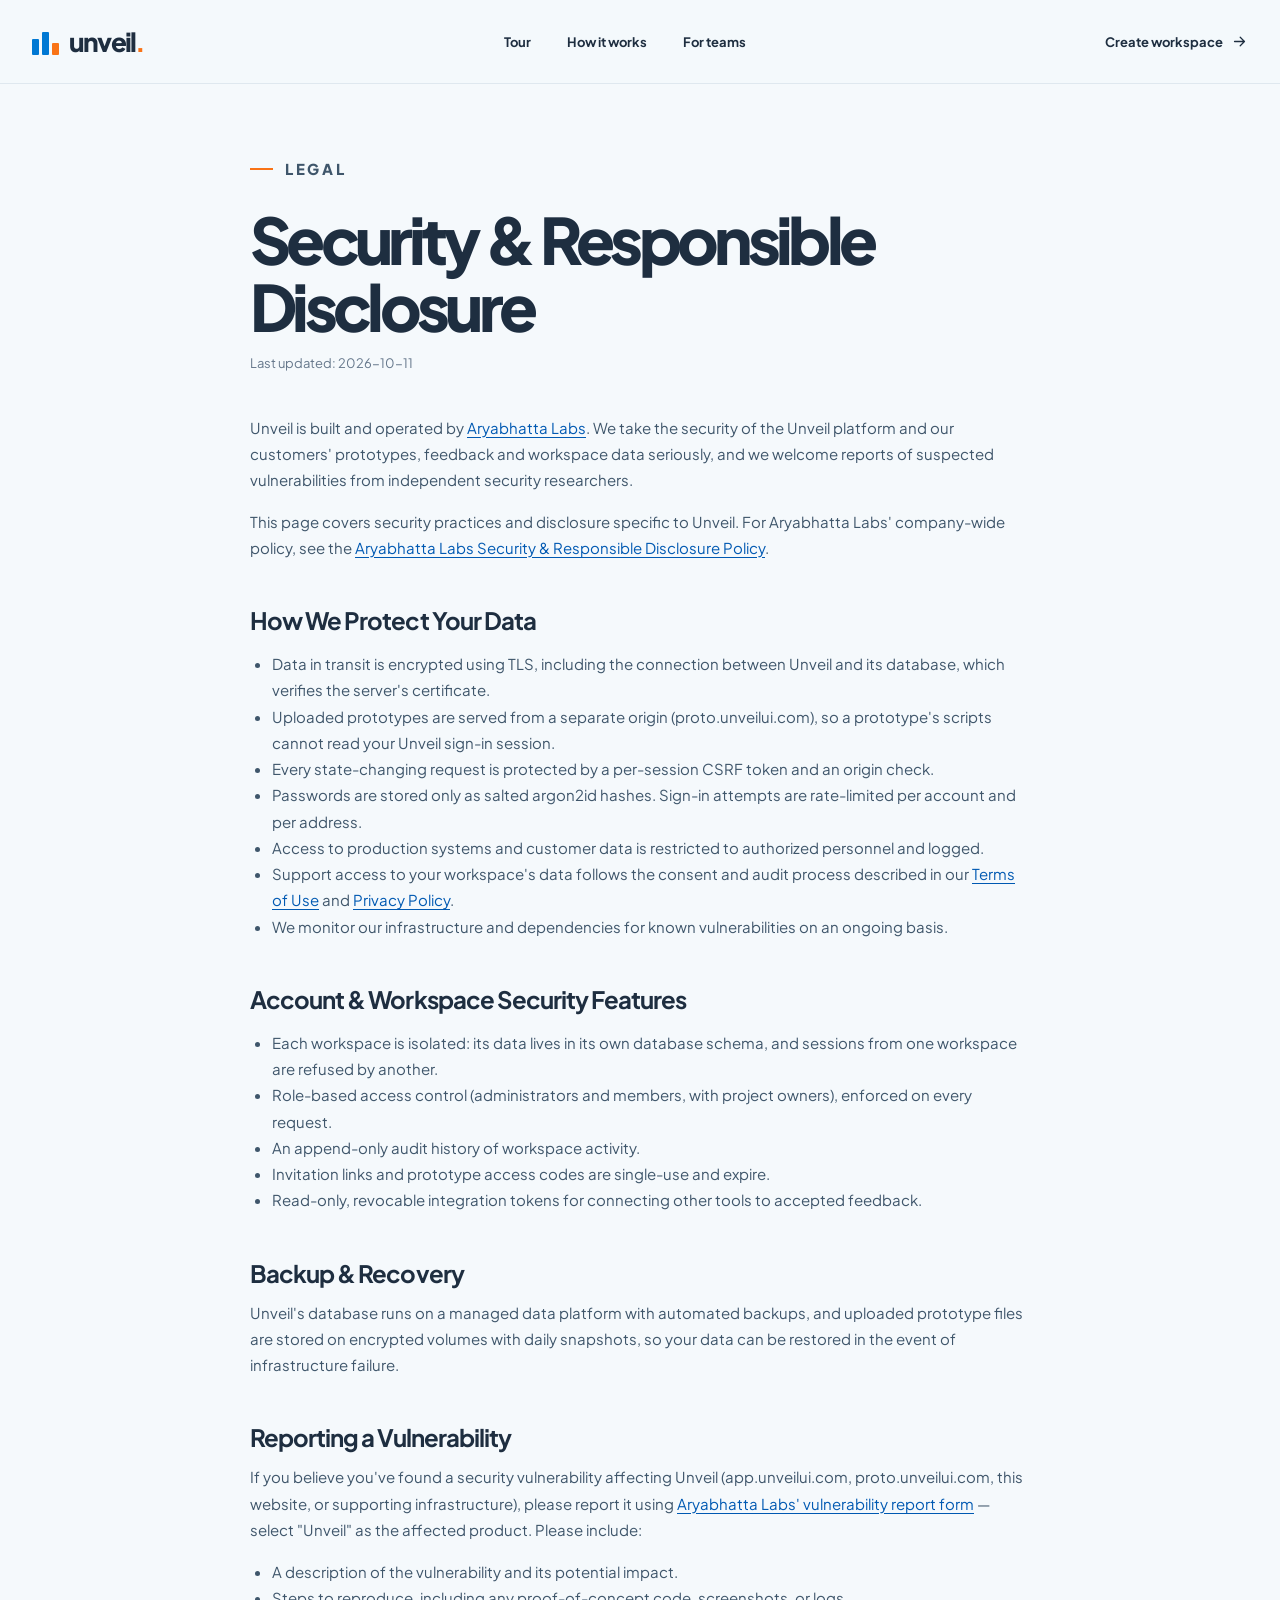
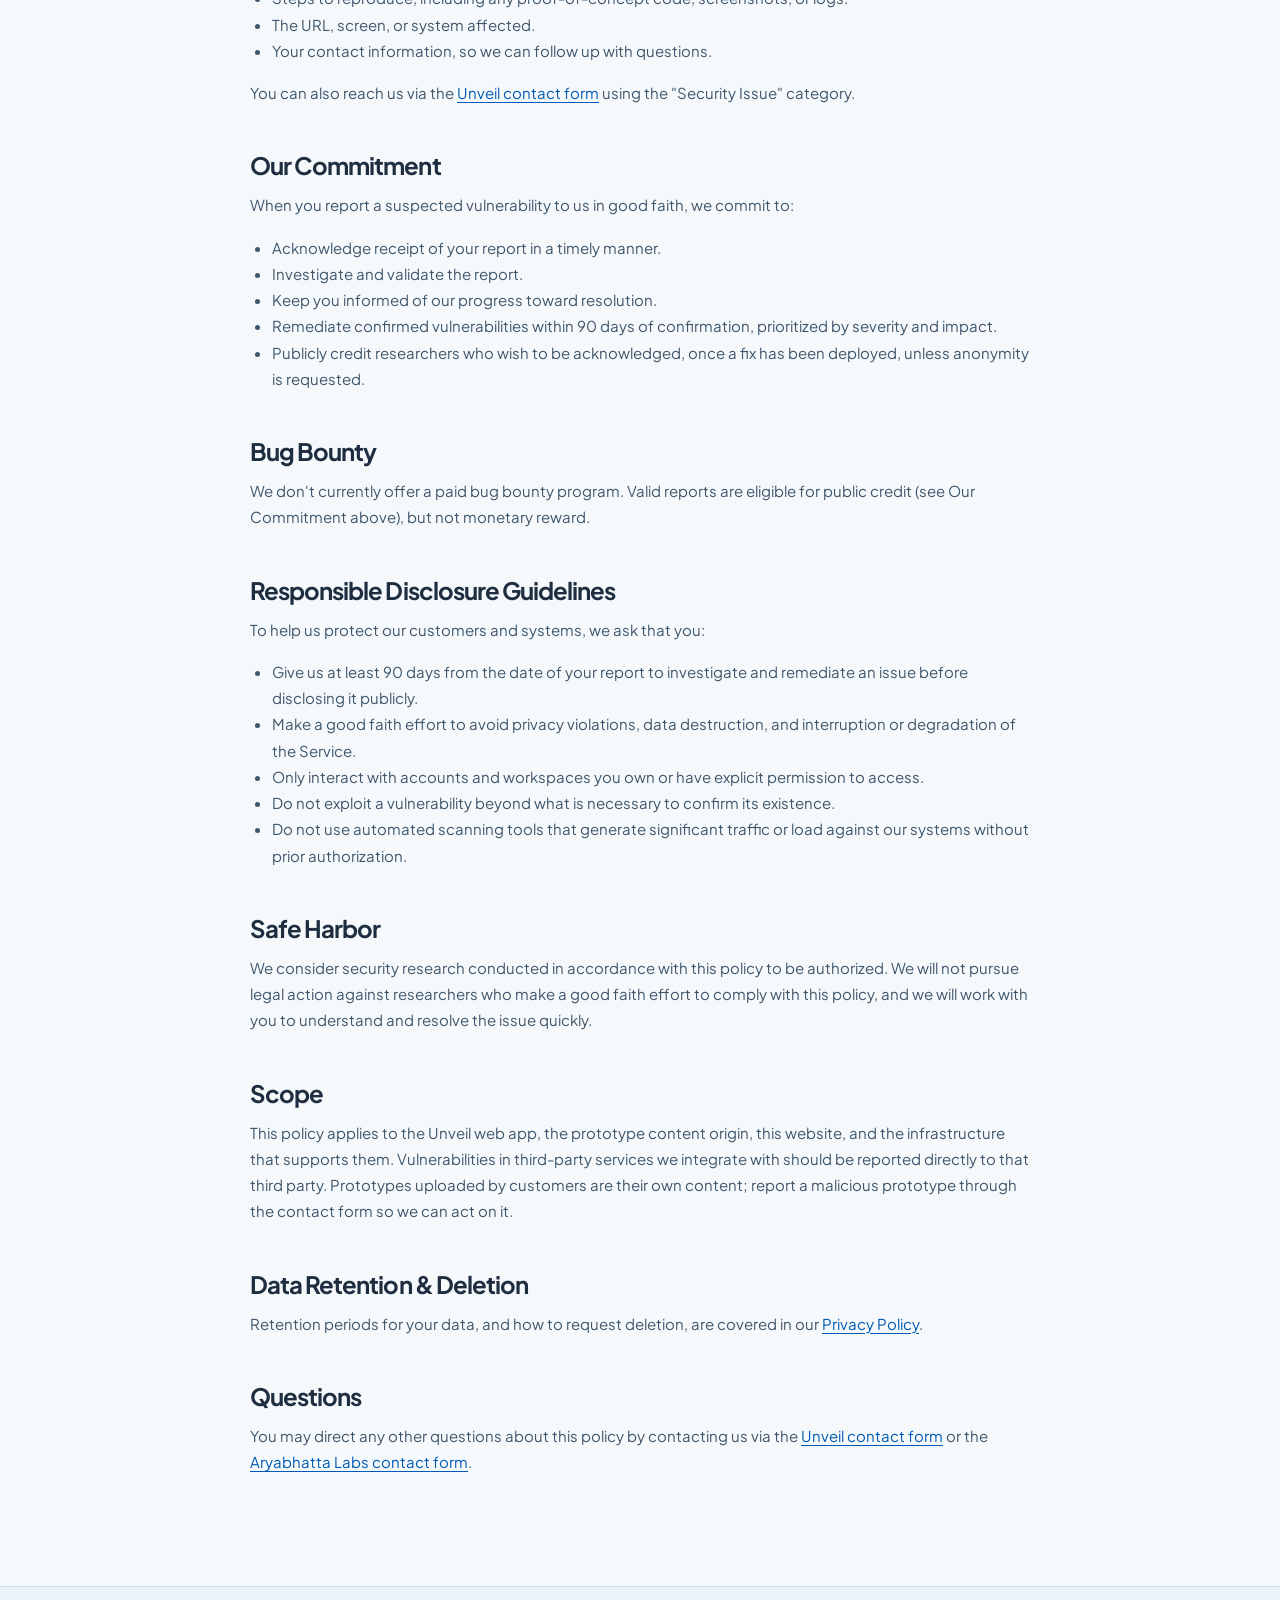
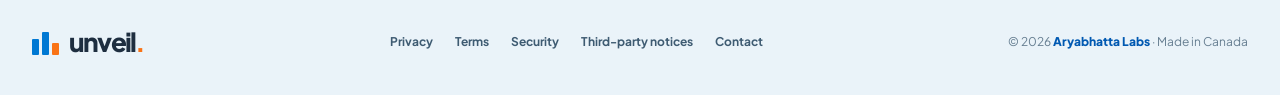
<file: public/security.html>
<!doctype html>
<html lang="en">
<head>
  <meta charset="utf-8">
  <meta name="viewport" content="width=device-width, initial-scale=1">
  <meta name="theme-color" content="#f5f9fc">
  <meta name="description" content="How Unveil protects your workspace, and how to report a vulnerability.">
  <title>Security & Responsible Disclosure — Unveil</title>
  <link rel="canonical" href="https://www.unveilui.com/security.html">
  <link rel="stylesheet" href="styles.css">
</head>
<body>
  <a class="skip-link" href="#main">Skip to content</a>
  <header class="site-header">
    <div class="shell header-inner">
      <a class="brand" href="./" aria-label="Unveil home"><span class="brand-mark" aria-hidden="true"><span></span><span></span><span></span></span><span>unveil<span class="brand-dot">.</span></span></a>
      <nav class="site-nav" aria-label="Main navigation">
        <a href="#tour">Tour</a>
        <a href="#how-it-works">How it works</a>
        <a href="#for-teams">For teams</a>
      </nav>
      <a class="header-link" href="https://app.unveilui.com/signup">Create workspace <svg viewBox="0 0 24 24" aria-hidden="true"><path d="M5 12h14m-6-6 6 6-6 6"/></svg></a>
    </div>
  </header>
  <main id="main" class="legal">
    <div class="shell legal-inner">

      <p class="eyebrow"><span class="eyebrow-line"></span> Legal</p>
      <h1>Security &amp; Responsible Disclosure</h1>
      <p class="updated">Last updated: 2026-10-11</p>

      <p>Unveil is built and operated by <a href="https://aryabhatta.ca">Aryabhatta Labs</a>. We take the security of the Unveil platform and our customers' prototypes, feedback and workspace data seriously, and we welcome reports of suspected vulnerabilities from independent security researchers.</p>
      <p>This page covers security practices and disclosure specific to Unveil. For Aryabhatta Labs' company-wide policy, see the <a href="https://aryabhatta.ca/security/" target="_blank" rel="noopener">Aryabhatta Labs Security &amp; Responsible Disclosure Policy</a>.</p>

      <h2>How We Protect Your Data</h2>
      <ul>
        <li>Data in transit is encrypted using TLS, including the connection between Unveil and its database, which verifies the server's certificate.</li>
        <li>Uploaded prototypes are served from a separate origin (proto.unveilui.com), so a prototype's scripts cannot read your Unveil sign-in session.</li>
        <li>Every state-changing request is protected by a per-session CSRF token and an origin check.</li>
        <li>Passwords are stored only as salted argon2id hashes. Sign-in attempts are rate-limited per account and per address.</li>
        <li>Access to production systems and customer data is restricted to authorized personnel and logged.</li>
        <li>Support access to your workspace's data follows the consent and audit process described in our <a href="terms.html">Terms of Use</a> and <a href="privacy.html">Privacy Policy</a>.</li>
        <li>We monitor our infrastructure and dependencies for known vulnerabilities on an ongoing basis.</li>
      </ul>
      <h2>Account &amp; Workspace Security Features</h2>
      <ul>
        <li>Each workspace is isolated: its data lives in its own database schema, and sessions from one workspace are refused by another.</li>
        <li>Role-based access control (administrators and members, with project owners), enforced on every request.</li>
        <li>An append-only audit history of workspace activity.</li>
        <li>Invitation links and prototype access codes are single-use and expire.</li>
        <li>Read-only, revocable integration tokens for connecting other tools to accepted feedback.</li>
      </ul>
      <h2>Backup &amp; Recovery</h2>
      <p>Unveil's database runs on a managed data platform with automated backups, and uploaded prototype files are stored on encrypted volumes with daily snapshots, so your data can be restored in the event of infrastructure failure.</p>

      <h2>Reporting a Vulnerability</h2>
      <p>If you believe you've found a security vulnerability affecting Unveil (app.unveilui.com, proto.unveilui.com, this website, or supporting infrastructure), please report it using <a href="https://aryabhatta.ca/security/" target="_blank" rel="noopener">Aryabhatta Labs' vulnerability report form</a> — select "Unveil" as the affected product. Please include:</p>
      <ul>
        <li>A description of the vulnerability and its potential impact.</li>
        <li>Steps to reproduce, including any proof-of-concept code, screenshots, or logs.</li>
        <li>The URL, screen, or system affected.</li>
        <li>Your contact information, so we can follow up with questions.</li>
      </ul>
      <p>You can also reach us via the <a href="contact/?category=security">Unveil contact form</a> using the "Security Issue" category.</p>
      <h2>Our Commitment</h2>
      <p>When you report a suspected vulnerability to us in good faith, we commit to:</p>
      <ul>
        <li>Acknowledge receipt of your report in a timely manner.</li>
        <li>Investigate and validate the report.</li>
        <li>Keep you informed of our progress toward resolution.</li>
        <li>Remediate confirmed vulnerabilities within 90 days of confirmation, prioritized by severity and impact.</li>
        <li>Publicly credit researchers who wish to be acknowledged, once a fix has been deployed, unless anonymity is requested.</li>
      </ul>
      <h2>Bug Bounty</h2>
      <p>We don't currently offer a paid bug bounty program. Valid reports are eligible for public credit (see Our Commitment above), but not monetary reward.</p>
      <h2>Responsible Disclosure Guidelines</h2>
      <p>To help us protect our customers and systems, we ask that you:</p>
      <ul>
        <li>Give us at least 90 days from the date of your report to investigate and remediate an issue before disclosing it publicly.</li>
        <li>Make a good faith effort to avoid privacy violations, data destruction, and interruption or degradation of the Service.</li>
        <li>Only interact with accounts and workspaces you own or have explicit permission to access.</li>
        <li>Do not exploit a vulnerability beyond what is necessary to confirm its existence.</li>
        <li>Do not use automated scanning tools that generate significant traffic or load against our systems without prior authorization.</li>
      </ul>
      <h2>Safe Harbor</h2>
      <p>We consider security research conducted in accordance with this policy to be authorized. We will not pursue legal action against researchers who make a good faith effort to comply with this policy, and we will work with you to understand and resolve the issue quickly.</p>
      <h2>Scope</h2>
      <p>This policy applies to the Unveil web app, the prototype content origin, this website, and the infrastructure that supports them. Vulnerabilities in third-party services we integrate with should be reported directly to that third party. Prototypes uploaded by customers are their own content; report a malicious prototype through the contact form so we can act on it.</p>
      <h2>Data Retention &amp; Deletion</h2>
      <p>Retention periods for your data, and how to request deletion, are covered in our <a href="privacy.html">Privacy Policy</a>.</p>
      <h2>Questions</h2>
      <p>You may direct any other questions about this policy by contacting us via the <a href="contact/">Unveil contact form</a> or the <a href="https://aryabhatta.ca/contact">Aryabhatta Labs contact form</a>.</p>

    </div>
  </main>
  <footer class="footer">
    <div class="shell footer-inner">
      <a class="brand" href="./" aria-label="Unveil home"><span class="brand-mark" aria-hidden="true"><span></span><span></span><span></span></span><span>unveil<span class="brand-dot">.</span></span></a>
      <nav class="footer-links" aria-label="Legal and support">
        <a href="privacy.html">Privacy</a>
        <a href="terms.html">Terms</a>
        <a href="security.html">Security</a>
        <a href="third-party-notices.html">Third-party notices</a>
        <a href="contact/">Contact</a>
      </nav>
      <p>© 2026 <a href="https://aryabhatta.ca">Aryabhatta Labs</a> · Made in Canada</p>
    </div>
  </footer>
</body>
</html>
</file>
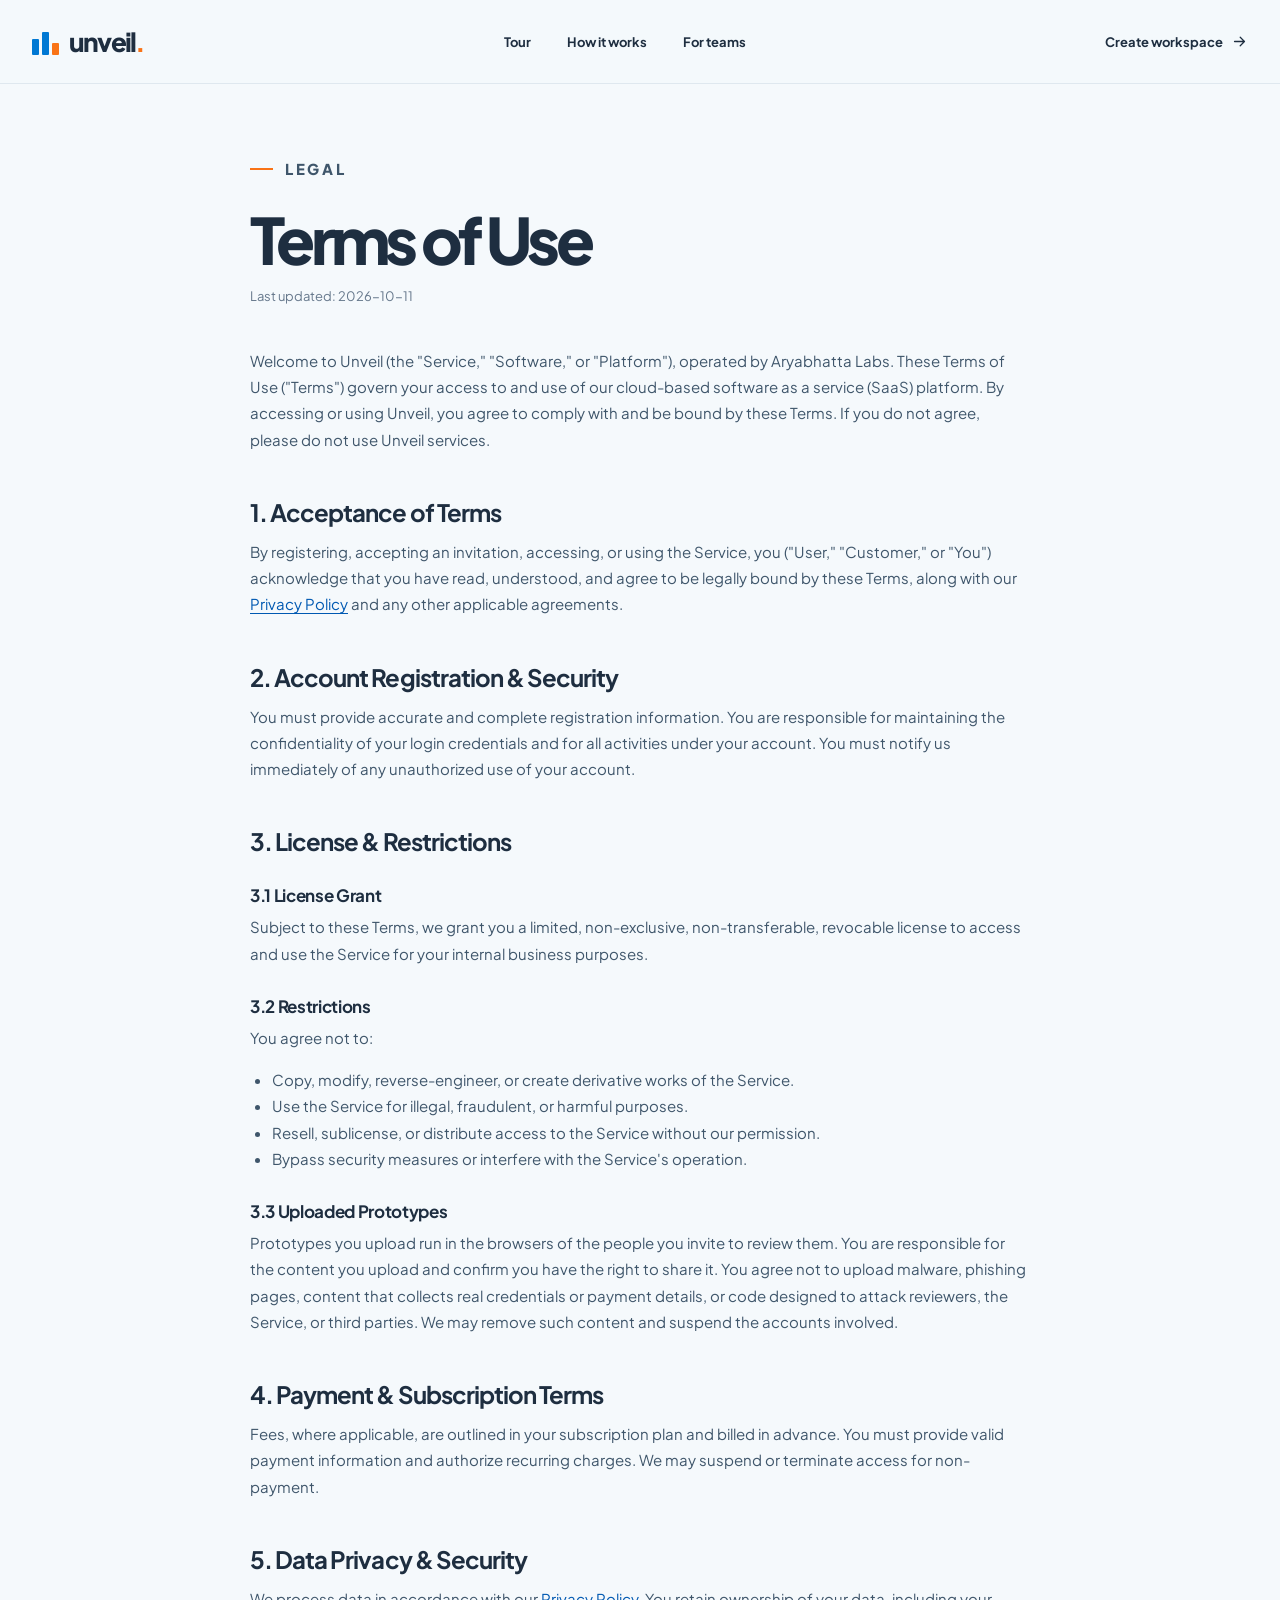
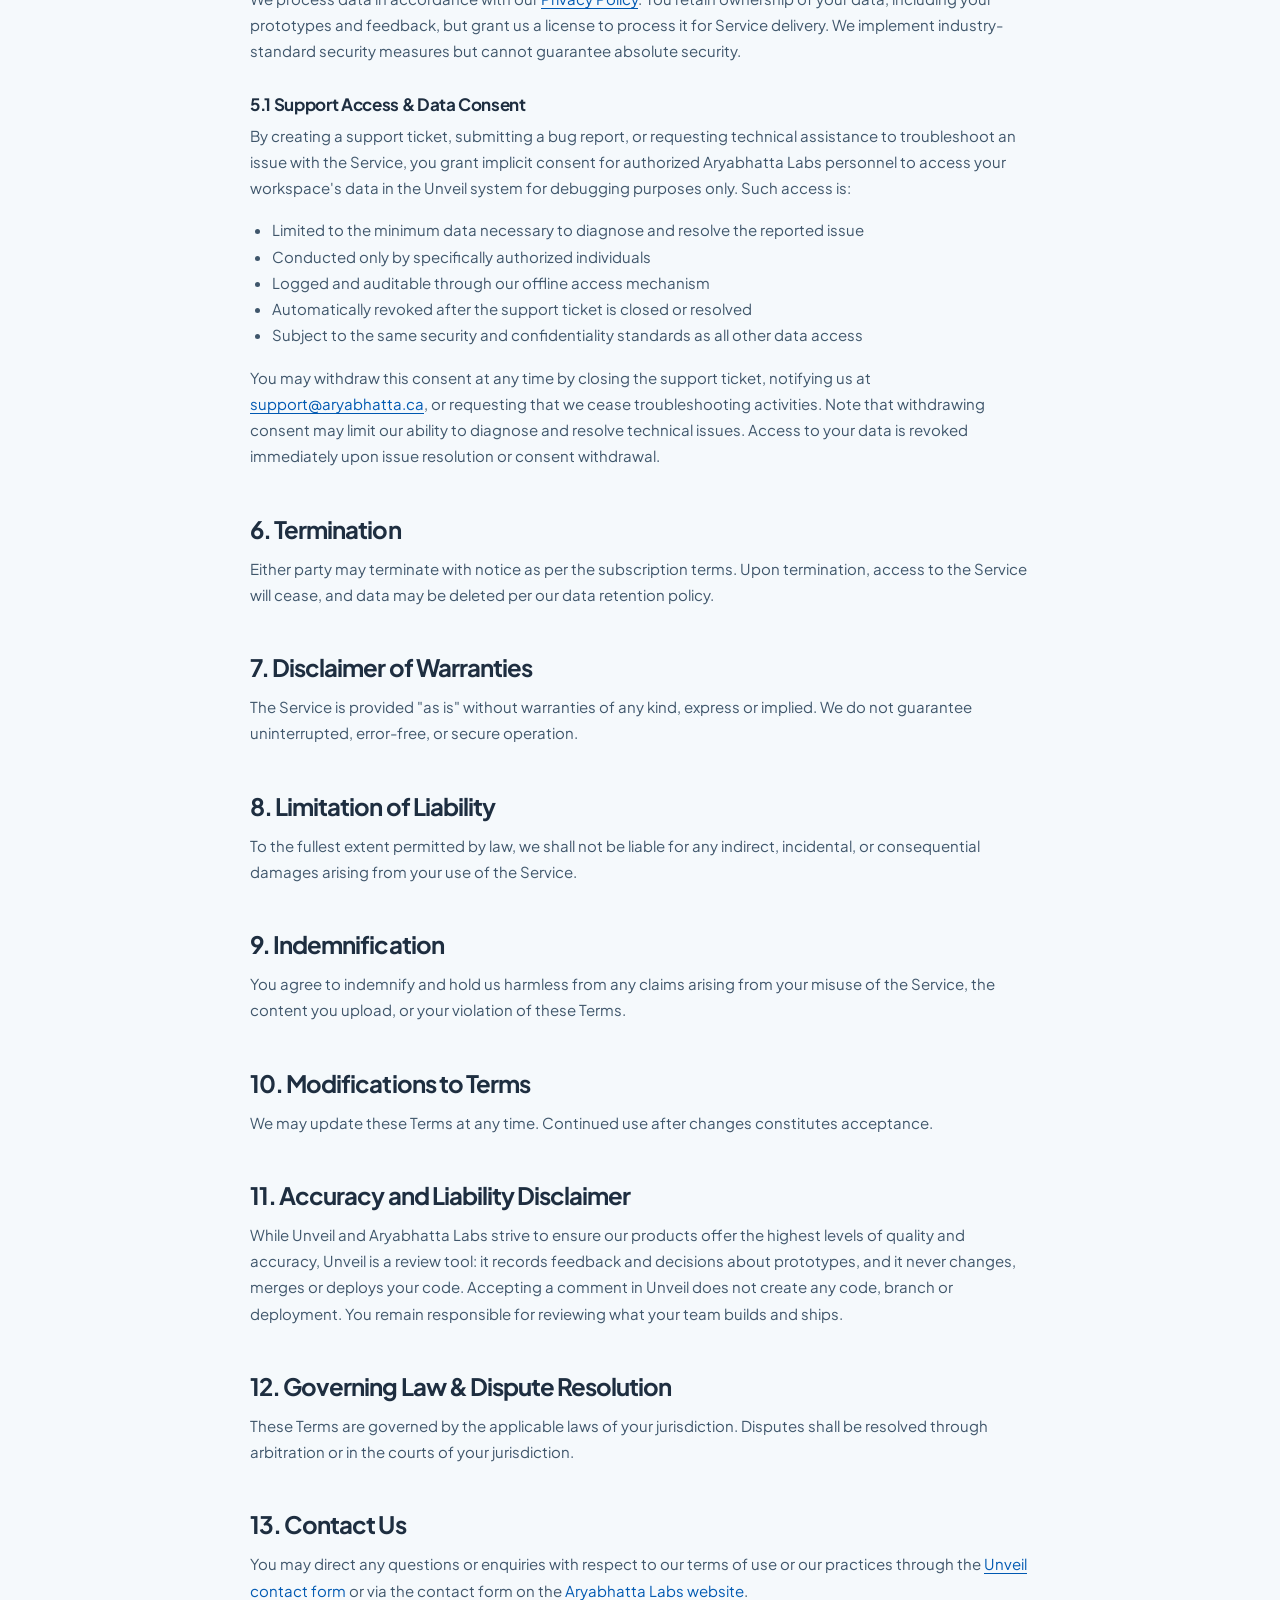
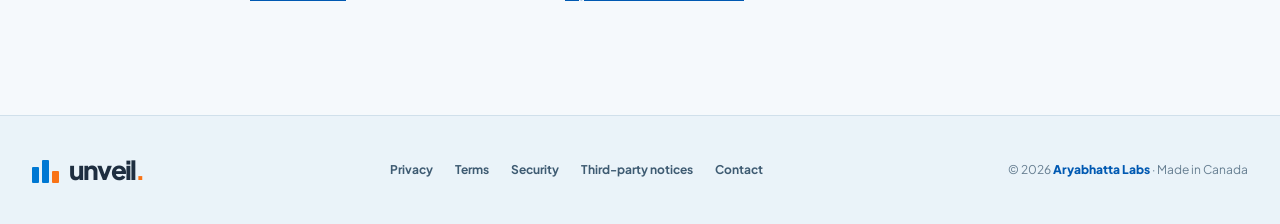
<file: public/terms.html>
<!doctype html>
<html lang="en">
<head>
  <meta charset="utf-8">
  <meta name="viewport" content="width=device-width, initial-scale=1">
  <meta name="theme-color" content="#f5f9fc">
  <meta name="description" content="The terms that govern your use of Unveil.">
  <title>Terms of Use — Unveil</title>
  <link rel="canonical" href="https://www.unveilui.com/terms.html">
  <link rel="stylesheet" href="styles.css">
</head>
<body>
  <a class="skip-link" href="#main">Skip to content</a>
  <header class="site-header">
    <div class="shell header-inner">
      <a class="brand" href="./" aria-label="Unveil home"><span class="brand-mark" aria-hidden="true"><span></span><span></span><span></span></span><span>unveil<span class="brand-dot">.</span></span></a>
      <nav class="site-nav" aria-label="Main navigation">
        <a href="#tour">Tour</a>
        <a href="#how-it-works">How it works</a>
        <a href="#for-teams">For teams</a>
      </nav>
      <a class="header-link" href="https://app.unveilui.com/signup">Create workspace <svg viewBox="0 0 24 24" aria-hidden="true"><path d="M5 12h14m-6-6 6 6-6 6"/></svg></a>
    </div>
  </header>
  <main id="main" class="legal">
    <div class="shell legal-inner">

      <p class="eyebrow"><span class="eyebrow-line"></span> Legal</p>
      <h1>Terms of Use</h1>
      <p class="updated">Last updated: 2026-10-11</p>

      <p>Welcome to Unveil (the "Service," "Software," or "Platform"), operated by Aryabhatta Labs. These Terms of Use ("Terms") govern your access to and use of our cloud-based software as a service (SaaS) platform. By accessing or using Unveil, you agree to comply with and be bound by these Terms. If you do not agree, please do not use Unveil services.</p>

      <h2>1. Acceptance of Terms</h2>
      <p>By registering, accepting an invitation, accessing, or using the Service, you ("User," "Customer," or "You") acknowledge that you have read, understood, and agree to be legally bound by these Terms, along with our <a href="privacy.html">Privacy Policy</a> and any other applicable agreements.</p>
      <h2>2. Account Registration &amp; Security</h2>
      <p>You must provide accurate and complete registration information. You are responsible for maintaining the confidentiality of your login credentials and for all activities under your account. You must notify us immediately of any unauthorized use of your account.</p>
      <h2>3. License &amp; Restrictions</h2>
      <h3>3.1 License Grant</h3>
      <p>Subject to these Terms, we grant you a limited, non-exclusive, non-transferable, revocable license to access and use the Service for your internal business purposes.</p>
      <h3>3.2 Restrictions</h3>
      <p>You agree not to:</p>
      <ul>
        <li>Copy, modify, reverse-engineer, or create derivative works of the Service.</li>
        <li>Use the Service for illegal, fraudulent, or harmful purposes.</li>
        <li>Resell, sublicense, or distribute access to the Service without our permission.</li>
        <li>Bypass security measures or interfere with the Service's operation.</li>
      </ul>
      <h3>3.3 Uploaded Prototypes</h3>
      <p>Prototypes you upload run in the browsers of the people you invite to review them. You are responsible for the content you upload and confirm you have the right to share it. You agree not to upload malware, phishing pages, content that collects real credentials or payment details, or code designed to attack reviewers, the Service, or third parties. We may remove such content and suspend the accounts involved.</p>
      <h2>4. Payment &amp; Subscription Terms</h2>
      <p>Fees, where applicable, are outlined in your subscription plan and billed in advance. You must provide valid payment information and authorize recurring charges. We may suspend or terminate access for non-payment.</p>
      <h2>5. Data Privacy &amp; Security</h2>
      <p>We process data in accordance with our <a href="privacy.html">Privacy Policy</a>. You retain ownership of your data, including your prototypes and feedback, but grant us a license to process it for Service delivery. We implement industry-standard security measures but cannot guarantee absolute security.</p>
      <h3>5.1 Support Access &amp; Data Consent</h3>
      <p>By creating a support ticket, submitting a bug report, or requesting technical assistance to troubleshoot an issue with the Service, you grant implicit consent for authorized Aryabhatta Labs personnel to access your workspace's data in the Unveil system for debugging purposes only. Such access is:</p>
      <ul>
        <li>Limited to the minimum data necessary to diagnose and resolve the reported issue</li>
        <li>Conducted only by specifically authorized individuals</li>
        <li>Logged and auditable through our offline access mechanism</li>
        <li>Automatically revoked after the support ticket is closed or resolved</li>
        <li>Subject to the same security and confidentiality standards as all other data access</li>
      </ul>
      <p>You may withdraw this consent at any time by closing the support ticket, notifying us at <a href="mailto:support@aryabhatta.ca">support@aryabhatta.ca</a>, or requesting that we cease troubleshooting activities. Note that withdrawing consent may limit our ability to diagnose and resolve technical issues. Access to your data is revoked immediately upon issue resolution or consent withdrawal.</p>
      <h2>6. Termination</h2>
      <p>Either party may terminate with notice as per the subscription terms. Upon termination, access to the Service will cease, and data may be deleted per our data retention policy.</p>
      <h2>7. Disclaimer of Warranties</h2>
      <p>The Service is provided "as is" without warranties of any kind, express or implied. We do not guarantee uninterrupted, error-free, or secure operation.</p>
      <h2>8. Limitation of Liability</h2>
      <p>To the fullest extent permitted by law, we shall not be liable for any indirect, incidental, or consequential damages arising from your use of the Service.</p>
      <h2>9. Indemnification</h2>
      <p>You agree to indemnify and hold us harmless from any claims arising from your misuse of the Service, the content you upload, or your violation of these Terms.</p>
      <h2>10. Modifications to Terms</h2>
      <p>We may update these Terms at any time. Continued use after changes constitutes acceptance.</p>
      <h2>11. Accuracy and Liability Disclaimer</h2>
      <p>While Unveil and Aryabhatta Labs strive to ensure our products offer the highest levels of quality and accuracy, Unveil is a review tool: it records feedback and decisions about prototypes, and it never changes, merges or deploys your code. Accepting a comment in Unveil does not create any code, branch or deployment. You remain responsible for reviewing what your team builds and ships.</p>
      <h2>12. Governing Law &amp; Dispute Resolution</h2>
      <p>These Terms are governed by the applicable laws of your jurisdiction. Disputes shall be resolved through arbitration or in the courts of your jurisdiction.</p>
      <h2>13. Contact Us</h2>
      <p>You may direct any questions or enquiries with respect to our terms of use or our practices through the <a href="contact/">Unveil contact form</a> or via the contact form on the <a href="https://aryabhatta.ca/contact">Aryabhatta Labs website</a>.</p>

    </div>
  </main>
  <footer class="footer">
    <div class="shell footer-inner">
      <a class="brand" href="./" aria-label="Unveil home"><span class="brand-mark" aria-hidden="true"><span></span><span></span><span></span></span><span>unveil<span class="brand-dot">.</span></span></a>
      <nav class="footer-links" aria-label="Legal and support">
        <a href="privacy.html">Privacy</a>
        <a href="terms.html">Terms</a>
        <a href="security.html">Security</a>
        <a href="third-party-notices.html">Third-party notices</a>
        <a href="contact/">Contact</a>
      </nav>
      <p>© 2026 <a href="https://aryabhatta.ca">Aryabhatta Labs</a> · Made in Canada</p>
    </div>
  </footer>
</body>
</html>
</file>
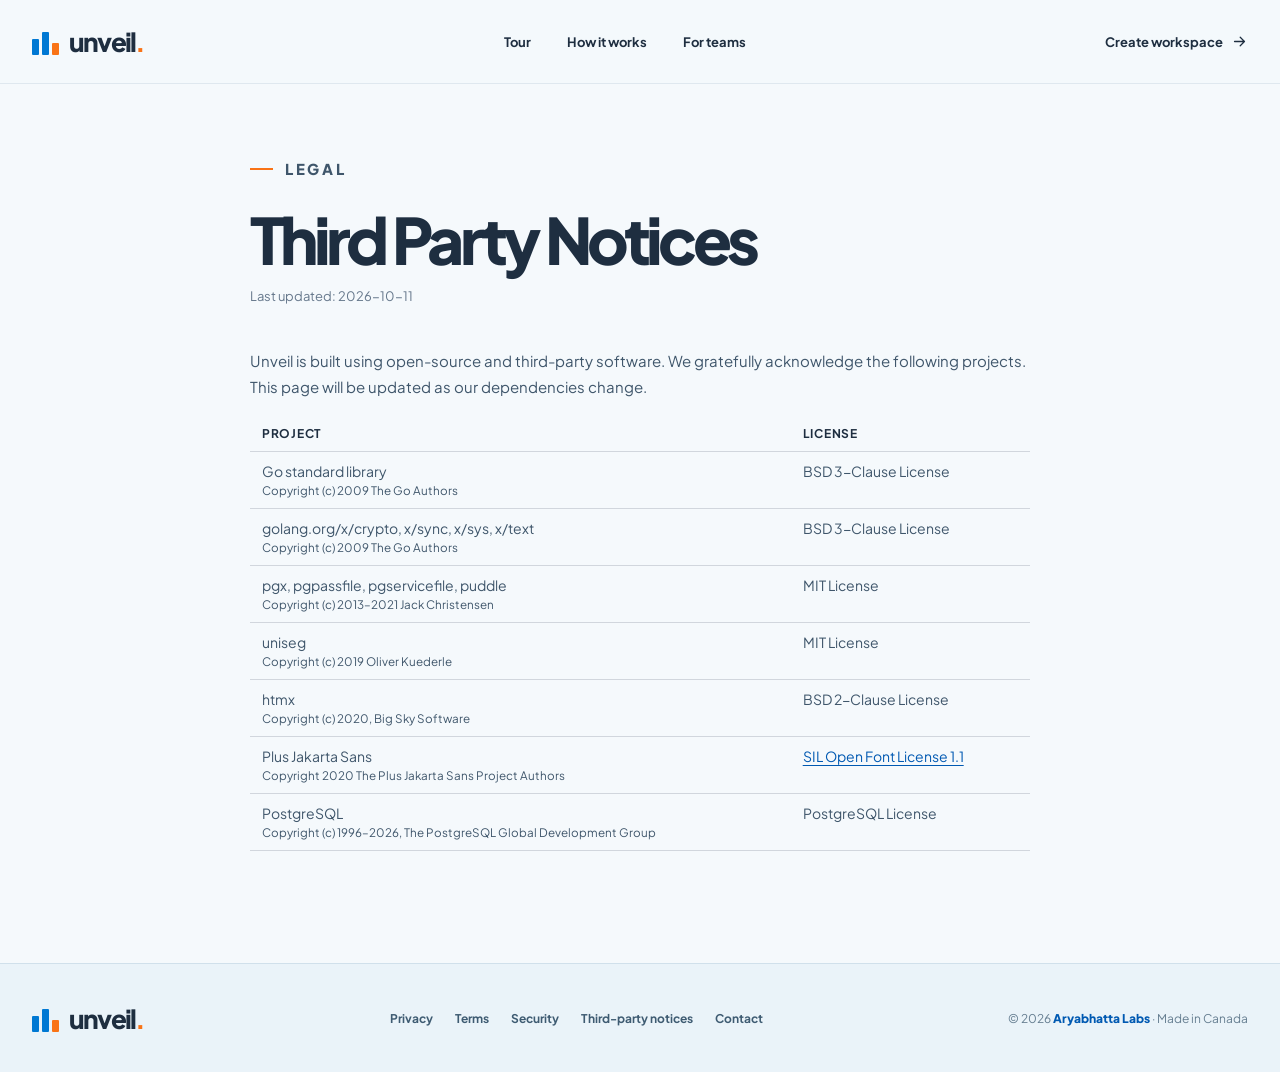
<file: public/third-party-notices.html>
<!doctype html>
<html lang="en">
<head>
  <meta charset="utf-8">
  <meta name="viewport" content="width=device-width, initial-scale=1">
  <meta name="theme-color" content="#f5f9fc">
  <meta name="description" content="Open-source software used to build Unveil.">
  <title>Third Party Notices — Unveil</title>
  <link rel="canonical" href="https://www.unveilui.com/third-party-notices.html">
  <link rel="stylesheet" href="styles.css">
</head>
<body>
  <a class="skip-link" href="#main">Skip to content</a>
  <header class="site-header">
    <div class="shell header-inner">
      <a class="brand" href="./" aria-label="Unveil home"><span class="brand-mark" aria-hidden="true"><span></span><span></span><span></span></span><span>unveil<span class="brand-dot">.</span></span></a>
      <nav class="site-nav" aria-label="Main navigation">
        <a href="#tour">Tour</a>
        <a href="#how-it-works">How it works</a>
        <a href="#for-teams">For teams</a>
      </nav>
      <a class="header-link" href="https://app.unveilui.com/signup">Create workspace <svg viewBox="0 0 24 24" aria-hidden="true"><path d="M5 12h14m-6-6 6 6-6 6"/></svg></a>
    </div>
  </header>
  <main id="main" class="legal">
    <div class="shell legal-inner">

      <p class="eyebrow"><span class="eyebrow-line"></span> Legal</p>
      <h1>Third Party Notices</h1>
      <p class="updated">Last updated: 2026-10-11</p>
      <p>Unveil is built using open-source and third-party software. We gratefully acknowledge the following projects. This page will be updated as our dependencies change.</p>
      <table>
        <thead><tr><th>Project</th><th>License</th></tr></thead>
        <tbody>
          <tr><td>Go standard library<br><small>Copyright (c) 2009 The Go Authors</small></td><td>BSD 3-Clause License</td></tr>
          <tr><td>golang.org/x/crypto, x/sync, x/sys, x/text<br><small>Copyright (c) 2009 The Go Authors</small></td><td>BSD 3-Clause License</td></tr>
          <tr><td>pgx, pgpassfile, pgservicefile, puddle<br><small>Copyright (c) 2013–2021 Jack Christensen</small></td><td>MIT License</td></tr>
          <tr><td>uniseg<br><small>Copyright (c) 2019 Oliver Kuederle</small></td><td>MIT License</td></tr>
          <tr><td>htmx<br><small>Copyright (c) 2020, Big Sky Software</small></td><td>BSD 2-Clause License</td></tr>
          <tr><td>Plus Jakarta Sans<br><small>Copyright 2020 The Plus Jakarta Sans Project Authors</small></td><td><a href="fonts/OFL.txt">SIL Open Font License 1.1</a></td></tr>
          <tr><td>PostgreSQL<br><small>Copyright (c) 1996–2026, The PostgreSQL Global Development Group</small></td><td>PostgreSQL License</td></tr>
        </tbody>
      </table>

    </div>
  </main>
  <footer class="footer">
    <div class="shell footer-inner">
      <a class="brand" href="./" aria-label="Unveil home"><span class="brand-mark" aria-hidden="true"><span></span><span></span><span></span></span><span>unveil<span class="brand-dot">.</span></span></a>
      <nav class="footer-links" aria-label="Legal and support">
        <a href="privacy.html">Privacy</a>
        <a href="terms.html">Terms</a>
        <a href="security.html">Security</a>
        <a href="third-party-notices.html">Third-party notices</a>
        <a href="contact/">Contact</a>
      </nav>
      <p>© 2026 <a href="https://aryabhatta.ca">Aryabhatta Labs</a> · Made in Canada</p>
    </div>
  </footer>
</body>
</html>
</file>
<file: public/styles.css>
@font-face{font-family:"Plus Jakarta Sans";font-style:normal;font-weight:400 800;font-display:swap;src:url("fonts/plus-jakarta-sans-latin.woff2") format("woff2")}
:root{--color-primary:#0078d3;--color-primary-strong:#0059b2;--color-primary-soft:#ebf6ff;--color-accent:#f97316;--color-on-accent:#fff;--color-background:#f5f9fc;--color-foreground:#1e2e40;--color-card:#fff;--color-muted:#eff2f7;--color-muted-foreground:#66788c;--color-border:#d1d6dd;--color-ring:#0078d3;--radius:4px;--space-xs:4px;--space-sm:8px;--space-md:16px;--space-lg:24px;--space-xl:32px;--space-2xl:48px;--space-3xl:64px;font-family:"Plus Jakarta Sans","Segoe UI",sans-serif;color:var(--color-foreground);background:var(--color-background);font-synthesis:none}
*{box-sizing:border-box}html{scroll-behavior:smooth}body{margin:0;min-width:320px}button,a{font:inherit}button{cursor:pointer}a{color:inherit;text-decoration:none}svg{width:20px;height:20px;fill:none;stroke:currentColor;stroke-width:1.8;stroke-linecap:round;stroke-linejoin:round}button:focus-visible,a:focus-visible{outline:3px solid var(--color-ring);outline-offset:4px}.shell{width:min(100% - 64px,1280px);margin-inline:auto}.skip-link{position:absolute;z-index:100;top:-60px;left:20px;background:var(--color-card);padding:12px}.skip-link:focus{top:10px}
.site-header{height:84px;border-bottom:1px solid #dfe8ef;background:rgba(245,249,252,.95);position:relative;z-index:10}.header-inner{height:100%;display:flex;align-items:center;justify-content:space-between;gap:32px}.brand{display:inline-flex;align-items:center;gap:10px;font-size:26px;font-weight:800;letter-spacing:-.07em;white-space:nowrap}.brand-dot{color:var(--color-accent)}.brand-mark{height:27px;width:27px;display:grid;grid-template-columns:repeat(3,1fr);align-items:end;gap:3px}.brand-mark span{display:block;background:var(--color-primary);height:16px;border-radius:1px}.brand-mark span:nth-child(2){height:23px}.brand-mark span:nth-child(3){height:12px;background:var(--color-accent)}.site-nav{display:flex;align-items:center;gap:36px}.site-nav a,.header-link{font-size:13px;font-weight:700;transition:color .2s}.site-nav a:hover,.header-link:hover{color:var(--color-primary-strong)}.header-link{display:inline-flex;align-items:center;gap:8px}.header-link svg{width:17px;height:17px}
.hero{min-height:658px;display:grid;grid-template-columns:1.1fr .9fr;align-items:center;gap:50px;position:relative}.hero-copy{padding:72px 0 65px}.eyebrow{display:flex;align-items:center;gap:12px;font-size:11px;letter-spacing:.18em;font-weight:800;text-transform:uppercase;color:var(--color-primary-strong);margin:0 0 24px}.eyebrow-line{display:block;width:23px;height:2px;background:var(--color-accent)}h1,h2,h3,p{margin-top:0}h1{font-size:clamp(55px,5.8vw,88px);letter-spacing:-.073em;line-height:1.045;margin-bottom:28px;font-weight:800}h1 span{color:var(--color-primary)}.hero-lede{max-width:540px;color:#536a80;font-size:18px;line-height:1.7;margin-bottom:36px}.hero-actions{display:flex;gap:20px;align-items:center;flex-wrap:wrap}.button{display:inline-flex;justify-content:center;align-items:center;gap:12px;padding:15px 22px;border-radius:var(--radius);font-weight:800;font-size:14px;min-height:51px;transition:background .2s,color .2s,border-color .2s}.button svg{width:18px;height:18px}.button-primary{background:var(--color-accent);color:var(--color-on-accent);border:1px solid var(--color-accent)}.button-primary:hover{background:#d95e07;border-color:#d95e07}.button-text{color:var(--color-primary-strong);padding-inline:8px}.button-text:hover{color:var(--color-accent)}.hero-footnote{margin-top:83px;display:flex;align-items:center;gap:20px;color:var(--color-muted-foreground);font-size:12px}.footnote-mark{color:var(--color-primary-strong);font-weight:800;letter-spacing:.12em}.hero-visual{height:530px;position:relative;isolation:isolate}.visual-grid{position:absolute;inset:26px 0 0;background-image:linear-gradient(#d8e4ed 1px,transparent 1px),linear-gradient(90deg,#d8e4ed 1px,transparent 1px);background-size:28px 28px;mask-image:linear-gradient(90deg,transparent 0,#000 16%,#000 85%,transparent 100%);opacity:.55}.outline-card{position:absolute;width:70%;height:69%;border:2px solid var(--color-primary);background:var(--color-card);border-radius:var(--radius);box-shadow:0 8px 24px rgba(28,77,113,.08)}.outline-back{right:0;top:56px;background:#dff0fc;color:var(--color-primary);display:flex;justify-content:space-between;padding:22px;font-weight:800;letter-spacing:.15em;font-size:13px;transform:rotate(8deg)}.outline-mid{right:58px;top:87px;background:#fff;color:var(--color-primary);display:flex;justify-content:space-between;padding:22px;font-weight:800;letter-spacing:.15em;font-size:13px;transform:rotate(-5deg)}.outline-front{right:110px;top:111px;background:var(--color-primary);color:#fff;padding:28px;display:flex;flex-direction:column;justify-content:space-between;transform:rotate(-1deg);box-shadow:0 24px 45px rgba(10,68,115,.19)}.outline-top{display:flex;justify-content:space-between;font-size:13px;font-weight:800;letter-spacing:.1em}.little-plus{font-size:32px;line-height:15px;color:#8bc8ef;font-weight:400}.outline-word{font-size:clamp(50px,5vw,84px);letter-spacing:-.09em;font-weight:800;line-height:1}.outline-bottom{font-size:13px;line-height:1.5;font-weight:600;color:#d8effe}.visual-cross{position:absolute;color:var(--color-accent);font-size:28px}.visual-cross-one{top:30px;right:35px}.visual-cross-two{bottom:35px;left:20px}
.preview-section{background:#eaf3f9;padding:90px 0 105px}.preview-heading{display:flex;justify-content:space-between;align-items:end;gap:50px;margin-bottom:38px}.preview-heading h2,.section-head h2,.teams-intro h2{font-size:clamp(38px,4.1vw,61px);letter-spacing:-.067em;line-height:1.1;margin:0}.preview-heading>p{max-width:390px;color:#60758a;line-height:1.65;font-size:15px;margin:0 0 5px}.preview-layout{display:grid;grid-template-columns:minmax(0,1.55fr) minmax(250px,.65fr);gap:28px;align-items:stretch}.preview-browser{background:#fff;border:1px solid #c8dce9;box-shadow:0 20px 50px rgba(28,77,113,.08);border-radius:var(--radius);overflow:hidden;min-width:0}.browser-bar{height:44px;border-bottom:1px solid #e4ebef;display:flex;align-items:center;gap:20px;padding:0 16px;background:#fff;color:#6a7d8d;font-size:10px}.browser-dots{display:flex;gap:5px;flex:none}.browser-dots i{width:7px;height:7px;border:1px solid #b7c5ce;border-radius:50%}.browser-url{overflow:hidden;text-overflow:ellipsis;white-space:nowrap;margin:auto;letter-spacing:.02em}.browser-url strong{color:#3a5265}.browser-bar svg{width:13px;height:13px;flex:none}.prototype{height:430px;background:#fffdf9;position:relative;overflow:hidden;color:#23322b;font-family:Georgia,serif}.prototype-top,.prototype-bottom{height:56px;display:flex;align-items:center;justify-content:space-between;padding:0 26px;border-bottom:1px solid #d8ddd8;font-family:"Segoe UI",sans-serif;font-size:9px;letter-spacing:.17em;color:#6f756e;font-weight:700}.fake-logo{font-family:Georgia,serif;font-size:20px;letter-spacing:-.08em;color:#25392d;font-weight:700}.fake-logo span{color:#a48262}.fake-cart{color:#25392d}.prototype-content{display:grid;grid-template-columns:1fr 1fr;min-height:318px;gap:32px;padding:44px 42px 30px}.prototype-intro{align-self:center}.prototype-step{font-family:"Segoe UI",sans-serif;color:#a17c59;font-size:10px;letter-spacing:.16em;font-weight:700}.prototype-intro h3{font-size:clamp(28px,3.7vw,53px);letter-spacing:-.055em;line-height:1.07;font-weight:400;margin:17px 0}.prototype-intro p{font-family:"Segoe UI",sans-serif;font-size:12px;color:#68776d;line-height:1.5}.prototype-form{border:1px solid #d8ddd8;padding:19px 22px;background:#fff;align-self:center;box-shadow:0 6px 18px rgba(35,50,43,.04)}.form-top{display:flex;justify-content:space-between;align-items:center;gap:8px;font-family:"Segoe UI",sans-serif;margin-bottom:17px}.form-top span:first-child{font-family:Georgia,serif;font-size:17px}.form-top span:last-child{font-size:8px;color:#9e9d91;letter-spacing:.12em}.fake-field{border:1px solid #ced9d0;margin-bottom:10px;padding:9px 10px;display:flex;flex-direction:column;gap:4px;font-family:"Segoe UI",sans-serif;font-size:11px;color:#314237;min-height:48px}.fake-field small{font-size:9px;color:#748176}.fake-next{background:#294536;color:#fff;padding:11px 10px;font:700 10px "Segoe UI",sans-serif;display:flex;justify-content:space-between;align-items:center}.prototype-bottom{border-top:1px solid #d8ddd8;border-bottom:0;height:56px}.preview-pin{position:absolute;right:27%;top:62%;border-radius:50%;height:29px;width:29px;background:var(--color-accent);color:#fff;display:none;place-items:center;font:800 12px "Segoe UI",sans-serif;box-shadow:0 0 0 4px #fff}.sample-comment{position:absolute;right:4%;top:33%;width:230px;background:#fff;border:1px solid var(--color-border);border-left:3px solid var(--color-accent);padding:14px 15px;box-shadow:0 8px 22px rgba(28,77,113,.12);font-family:"Segoe UI",sans-serif;display:none}.comment-label{font-size:9px;color:var(--color-primary-strong);font-weight:800;letter-spacing:.12em;text-transform:uppercase}.sample-comment strong{display:block;font-size:12px;line-height:1.4;margin:10px 0 4px}.sample-comment p{font-size:10px;line-height:1.5;color:#5e6b61;margin:0 0 10px}.comment-author{font-size:9px;font-weight:700;color:#16803c}.prototype.show-feedback .preview-pin{display:grid}.prototype.show-feedback .sample-comment{display:block}.play-cursor{position:absolute;left:61%;top:65%;color:var(--color-primary);transition:top .25s ease,left .25s ease}.play-cursor svg{width:23px;height:23px;fill:var(--color-primary);stroke:#fff;stroke-width:1.2;filter:drop-shadow(0 2px 2px #7291a7)}.preview-toolbar{height:58px;display:flex;align-items:center;gap:16px;padding:0 16px;background:#fff;border-top:1px solid #e0eaf0;font:700 10px "Segoe UI",sans-serif;color:#557087}.live-label{font-size:9px;letter-spacing:.1em;display:inline-flex;align-items:center;gap:7px}.live-label span{width:7px;height:7px;border-radius:50%;background:#16803c}.preview-progress{margin-left:auto;white-space:nowrap}.preview-controls{display:flex;align-items:center;gap:6px}.icon-button,.control-button{display:inline-flex;align-items:center;justify-content:center;border:1px solid #c7dce8;background:#fff;color:var(--color-primary-strong);height:34px;border-radius:var(--radius);transition:background .2s}.icon-button{width:34px}.icon-button:disabled{opacity:.4;cursor:not-allowed}.control-button{font-size:10px;font-weight:800;gap:6px;padding:0 10px}.control-button:hover:not(:disabled),.icon-button:hover:not(:disabled){background:var(--color-primary-soft)}.control-button svg,.icon-button svg{width:14px;height:14px}.preview-aside{background:var(--color-primary);color:#fff;padding:30px 29px;display:flex;flex-direction:column;border-radius:var(--radius)}.aside-index{display:flex;justify-content:space-between;align-items:center;color:#d7edff;font-size:10px;letter-spacing:.15em;font-weight:800}.aside-index span{font-size:24px;color:#a5d8fa}.preview-aside h3{font-size:clamp(26px,2.4vw,35px);line-height:1.16;letter-spacing:-.055em;margin:30px 0 14px}.preview-aside p{font-size:12px;color:#d9edfb;line-height:1.7;margin-bottom:25px}.step-list{list-style:none;padding:0;margin:auto 0 20px;border-top:1px solid #459ade}.step-list li{display:flex;align-items:center;gap:13px;padding:11px 0;border-bottom:1px solid #459ade;font-size:11px;color:#d3e9f9}.step-list li span{font-size:10px;font-weight:800;color:#a8d7f6}.step-list li.current{color:#fff;font-weight:800}.step-list li.current span{color:#ffb27c}.aside-action{width:100%;background:#fff;border:1px solid #fff;color:var(--color-primary-strong);min-height:43px;border-radius:var(--radius);display:flex;align-items:center;justify-content:space-between;padding:0 14px;font-size:11px;font-weight:800;transition:background .2s}.aside-action:hover{background:#eaf5fd}.aside-action svg{width:15px;height:15px}
.process-section{padding-top:110px;padding-bottom:120px}.section-head{margin-bottom:50px}.section-head h2 span,.teams-intro h2 span{color:var(--color-primary)}.process-grid{display:grid;grid-template-columns:repeat(3,1fr);border-top:1px solid #cbdbe7;border-bottom:1px solid #cbdbe7}.process-card{padding:33px 31px 32px 0;min-height:290px}.process-card+article{border-left:1px solid #cbdbe7;padding-left:31px}.card-number{color:var(--color-primary-strong);font-size:10px;font-weight:800;letter-spacing:.16em}.process-card>svg{display:block;width:43px;height:43px;margin:35px 0 31px;color:var(--color-primary);stroke-width:1.6}.process-card h3{font-size:23px;letter-spacing:-.04em;margin-bottom:10px}.process-card p{color:#64798c;line-height:1.7;font-size:13px;max-width:320px;margin:0}
.walkthrough-section{background:#103e63;color:#fff;overflow:hidden}.walkthrough-inner{min-height:445px;display:grid;grid-template-columns:1.1fr .9fr;gap:40px;align-items:center}.walkthrough-copy{padding:65px 0}.eyebrow.light{color:#c6e6fc}.walkthrough-copy h2{font-size:clamp(38px,4.2vw,61px);letter-spacing:-.065em;line-height:1.08;margin-bottom:25px}.walkthrough-copy>p:not(.eyebrow){max-width:520px;color:#cce1ef;line-height:1.7;font-size:15px;margin-bottom:27px}.button-light{background:#fff;color:#0059b2;border:1px solid #fff}.button-light:hover{background:#dceffb}.walkthrough-art{height:380px;position:relative;background-image:linear-gradient(rgba(161,209,241,.13) 1px,transparent 1px),linear-gradient(90deg,rgba(161,209,241,.13) 1px,transparent 1px);background-size:30px 30px;mask-image:linear-gradient(90deg,transparent,#000 8%,#000 95%,transparent)}.art-path{position:absolute;inset:0}.path-point{position:absolute;z-index:1;display:grid;place-items:center;width:45px;height:45px;background:#e5f4ff;border:2px solid #77c3f4;color:var(--color-primary-strong);font-weight:800;border-radius:50%}.path-point.a{left:9%;top:30%}.path-point.b{left:47%;top:18%}.path-point.c{right:5%;top:43%;background:var(--color-accent);border-color:#ffa261;color:#fff}.path-line{position:absolute;height:2px;border-top:2px dashed #79bce8;transform-origin:left center}.path-line.one{width:41%;left:18%;top:33%;transform:rotate(-14deg)}.path-line.two{width:40%;left:55%;top:27%;transform:rotate(25deg)}.art-caption{position:absolute;bottom:35px;left:17%;background:#fff;color:var(--color-foreground);width:66%;padding:18px 22px;border-top:4px solid var(--color-accent);box-shadow:0 12px 24px rgba(0,0,0,.13);display:flex;flex-direction:column;gap:7px}.art-caption span{font-size:9px;color:var(--color-primary-strong);letter-spacing:.15em;font-weight:800}.art-caption strong{font-size:15px;letter-spacing:-.025em}.art-caption small{color:#718699;font-size:10px}
.teams-section{display:grid;grid-template-columns:1fr 1fr;gap:90px;padding-top:115px;padding-bottom:120px}.teams-list{border-top:1px solid #cbdbe7}.teams-list>div{display:grid;grid-template-columns:145px 1fr;gap:25px;padding:22px 0;border-bottom:1px solid #cbdbe7}.teams-list span{font-size:10px;letter-spacing:.14em;font-weight:800;color:var(--color-primary-strong);margin-top:5px}.teams-list p{font-size:14px;line-height:1.6;color:#5f7588;margin:0}.footer{background:#eaf3f9;border-top:1px solid #d0e0eb}.footer-inner{min-height:108px;display:flex;align-items:center;justify-content:space-between;gap:20px}.footer p{font-size:12px;color:#667e91;margin:0}.footer a:last-child{font-size:12px;font-weight:800;color:var(--color-primary-strong);display:inline-flex;align-items:center;gap:8px}.footer a:last-child svg{width:17px;height:17px}
@media(max-width:1050px){.hero{grid-template-columns:1fr .78fr;gap:18px;min-height:570px}.outline-front{right:65px}.outline-mid{right:35px}.hero-footnote{margin-top:55px}.preview-layout{grid-template-columns:1.5fr .7fr}.preview-aside{padding:24px}.prototype-content{padding:36px 25px}.teams-section{gap:45px}}
@media(max-width:800px){.shell{width:min(100% - 40px,1280px)}.site-header{height:72px}.site-nav{gap:16px}.site-nav a{font-size:11px}.header-link{font-size:11px}.hero{display:block;min-height:0}.hero-copy{padding:65px 0 15px}.hero-visual{height:380px;max-width:530px;margin:auto}.outline-card{height:73%;width:58%}.outline-front{right:31%;top:63px}.outline-mid{right:17%;top:45px}.outline-back{right:5%;top:25px}.hero-footnote{margin-top:45px}.preview-section{padding:70px 0}.preview-heading{display:block}.preview-heading>p{margin-top:18px}.preview-layout{grid-template-columns:1fr}.preview-aside{min-height:260px}.preview-aside h3{margin:15px 0}.step-list{margin-top:0}.process-section{padding:80px 0}.process-card{padding-right:18px}.process-card+article{padding-left:18px}.process-card h3{font-size:20px}.walkthrough-inner{grid-template-columns:1fr 1fr;gap:10px}.teams-section{gap:35px;padding:75px 0}.teams-list>div{grid-template-columns:110px 1fr;gap:14px}}
@media(max-width:600px){.shell{width:min(100% - 32px,1280px)}.header-inner{gap:15px}.site-nav{display:none}.header-link{margin-left:auto}.hero-copy{padding:52px 0 18px}.hero h1{font-size:clamp(47px,11vw,64px)}.hero-lede{font-size:16px}.hero-footnote{margin-top:36px}.hero-visual{height:350px}.outline-card{height:68%;width:65%}.outline-front{right:28%;top:66px;padding:19px}.outline-mid{right:16%;top:48px}.outline-back{right:4%;top:30px}.outline-word{font-size:60px}.preview-heading h2,.section-head h2,.teams-intro h2{font-size:39px}.preview-browser{margin:0 -16px;border-left:0;border-right:0}.prototype{height:430px}.prototype-top,.prototype-bottom{padding:0 15px}.prototype-top>span:nth-child(2){display:none}.prototype-content{grid-template-columns:1fr;gap:10px;padding:24px}.prototype-intro h3{font-size:32px;margin:8px 0}.prototype-intro p{margin:0}.prototype-form{width:100%;padding:12px 15px}.fake-field{min-height:40px;padding:6px 9px}.form-top{margin-bottom:8px}.prototype-bottom{height:40px}.sample-comment{right:6%;top:34%;width:210px}.preview-pin{right:20%;top:72%}.play-cursor{left:75%;top:73%}.preview-toolbar{padding:0 9px;gap:8px}.live-label{font-size:8px}.preview-progress{font-size:9px}.process-grid{grid-template-columns:1fr}.process-card,.process-card+article{border:0;border-bottom:1px solid #cbdbe7;padding:26px 0;min-height:0}.process-card:last-child{border-bottom:0}.process-card>svg{margin:20px 0}.walkthrough-inner{display:block}.walkthrough-copy{padding:62px 0 0}.walkthrough-art{height:290px}.art-caption{bottom:25px}.teams-section{grid-template-columns:1fr;gap:35px}.teams-list>div{grid-template-columns:105px 1fr}.footer-inner{min-height:140px;flex-wrap:wrap;justify-content:flex-start;gap:14px 25px;padding:25px 0}.footer p{order:3;width:100%}}
.prototype-intro h3{white-space:pre-line}
@media(prefers-reduced-motion:reduce){html{scroll-behavior:auto}*,*::before,*::after{animation-duration:.01ms!important;transition-duration:.01ms!important}}
@media(forced-colors:active){.button-primary,.preview-aside,.outline-front,.walkthrough-section{border:1px solid CanvasText}.preview-pin,.brand-mark span,.live-label span{forced-color-adjust:none}.step-list li.current{outline:1px solid Highlight}}
.tour-section{background:#103e63;color:#fff;padding:90px 0}.tour-inner{display:grid;grid-template-columns:.8fr 1.2fr;gap:56px;align-items:center}.tour-copy h2{font-size:clamp(36px,3.8vw,56px);letter-spacing:-.065em;line-height:1.08;margin-bottom:22px}.tour-copy>p:not(.eyebrow){color:#cce1ef;line-height:1.7;font-size:15px;margin-bottom:26px}.tour-points{list-style:none;margin:0;padding:0;border-top:1px solid #2f6690}.tour-points li{display:flex;gap:14px;align-items:baseline;padding:12px 0;border-bottom:1px solid #2f6690;font-size:14px;color:#e4f2fc}.tour-points span{font-size:10px;font-weight:800;letter-spacing:.14em;color:#ffb27c}.tour-video{margin:0}.tour-video video{display:block;width:100%;aspect-ratio:16/9;height:auto;background:#0b2d49;border-radius:var(--radius);box-shadow:0 24px 60px rgba(0,0,0,.35)}.tour-video figcaption{margin-top:12px;font-size:12px;color:#a9cbe2}
.cta-section{background:var(--color-primary-strong);color:#fff}.cta-inner{display:flex;align-items:center;justify-content:space-between;gap:40px;padding:72px 0}.cta-inner h2{font-size:clamp(34px,3.6vw,52px);letter-spacing:-.065em;line-height:1.1;margin-bottom:14px}.cta-inner p:not(.eyebrow){max-width:560px;color:#dcecf9;line-height:1.7;margin:0}.cta-inner .button{flex:none}
.footer-links{display:flex;flex-wrap:wrap;gap:8px 22px}.footer .footer-links a{font-size:12px;font-weight:700;color:#3e5b72}.footer .footer-links a:hover{color:var(--color-primary-strong)}.footer p a{font-weight:700;color:inherit}.footer p a:hover{color:var(--color-primary-strong)}
.legal{padding:72px 0 96px}.legal-inner{max-width:780px}.legal h1{font-size:clamp(40px,5vw,64px);margin-bottom:12px}.legal .updated{color:var(--color-muted-foreground);font-size:13px;margin-bottom:40px}.legal h2{font-size:24px;letter-spacing:-.04em;margin:44px 0 12px}.legal h3{font-size:17px;letter-spacing:-.02em;margin:28px 0 8px}.legal p,.legal li{color:#3f566b;line-height:1.75;font-size:15px}.legal ul{padding-left:22px}.legal a{color:var(--color-primary-strong);text-decoration:underline;text-underline-offset:3px}.legal table{width:100%;border-collapse:collapse;margin:16px 0;font-size:14px}.legal th,.legal td{text-align:left;padding:10px 12px;border-bottom:1px solid var(--color-border);vertical-align:top;color:#3f566b}.legal th{color:var(--color-foreground);font-size:12px;letter-spacing:.06em;text-transform:uppercase}
.contact-form{display:grid;gap:18px;margin-top:8px}.form-field{display:grid;gap:7px}.form-field label{font-size:13px;font-weight:700}.form-field input,.form-field select,.form-field textarea{font:inherit;font-size:15px;padding:12px 14px;border:1px solid var(--color-border);border-radius:var(--radius);background:var(--color-card);color:var(--color-foreground);min-height:48px}.form-field textarea{resize:vertical}.form-field input:focus-visible,.form-field select:focus-visible,.form-field textarea:focus-visible{outline:3px solid var(--color-ring);outline-offset:1px}.contact-form .button{justify-self:start;cursor:pointer}.form-feedback{padding:16px 18px;border-radius:var(--radius);font-size:14px;line-height:1.6}.form-feedback--success{background:#e7f6ec;border:1px solid #9fd5b0;color:#14532d}.form-feedback--error{background:#fdecec;border:1px solid #f1b0b0;color:#7f1d1d}
@media(max-width:800px){.tour-inner{grid-template-columns:1fr;gap:36px}.tour-section{padding:70px 0}.cta-inner{flex-direction:column;align-items:flex-start;padding:60px 0}.legal{padding:52px 0 72px}}
</file>
